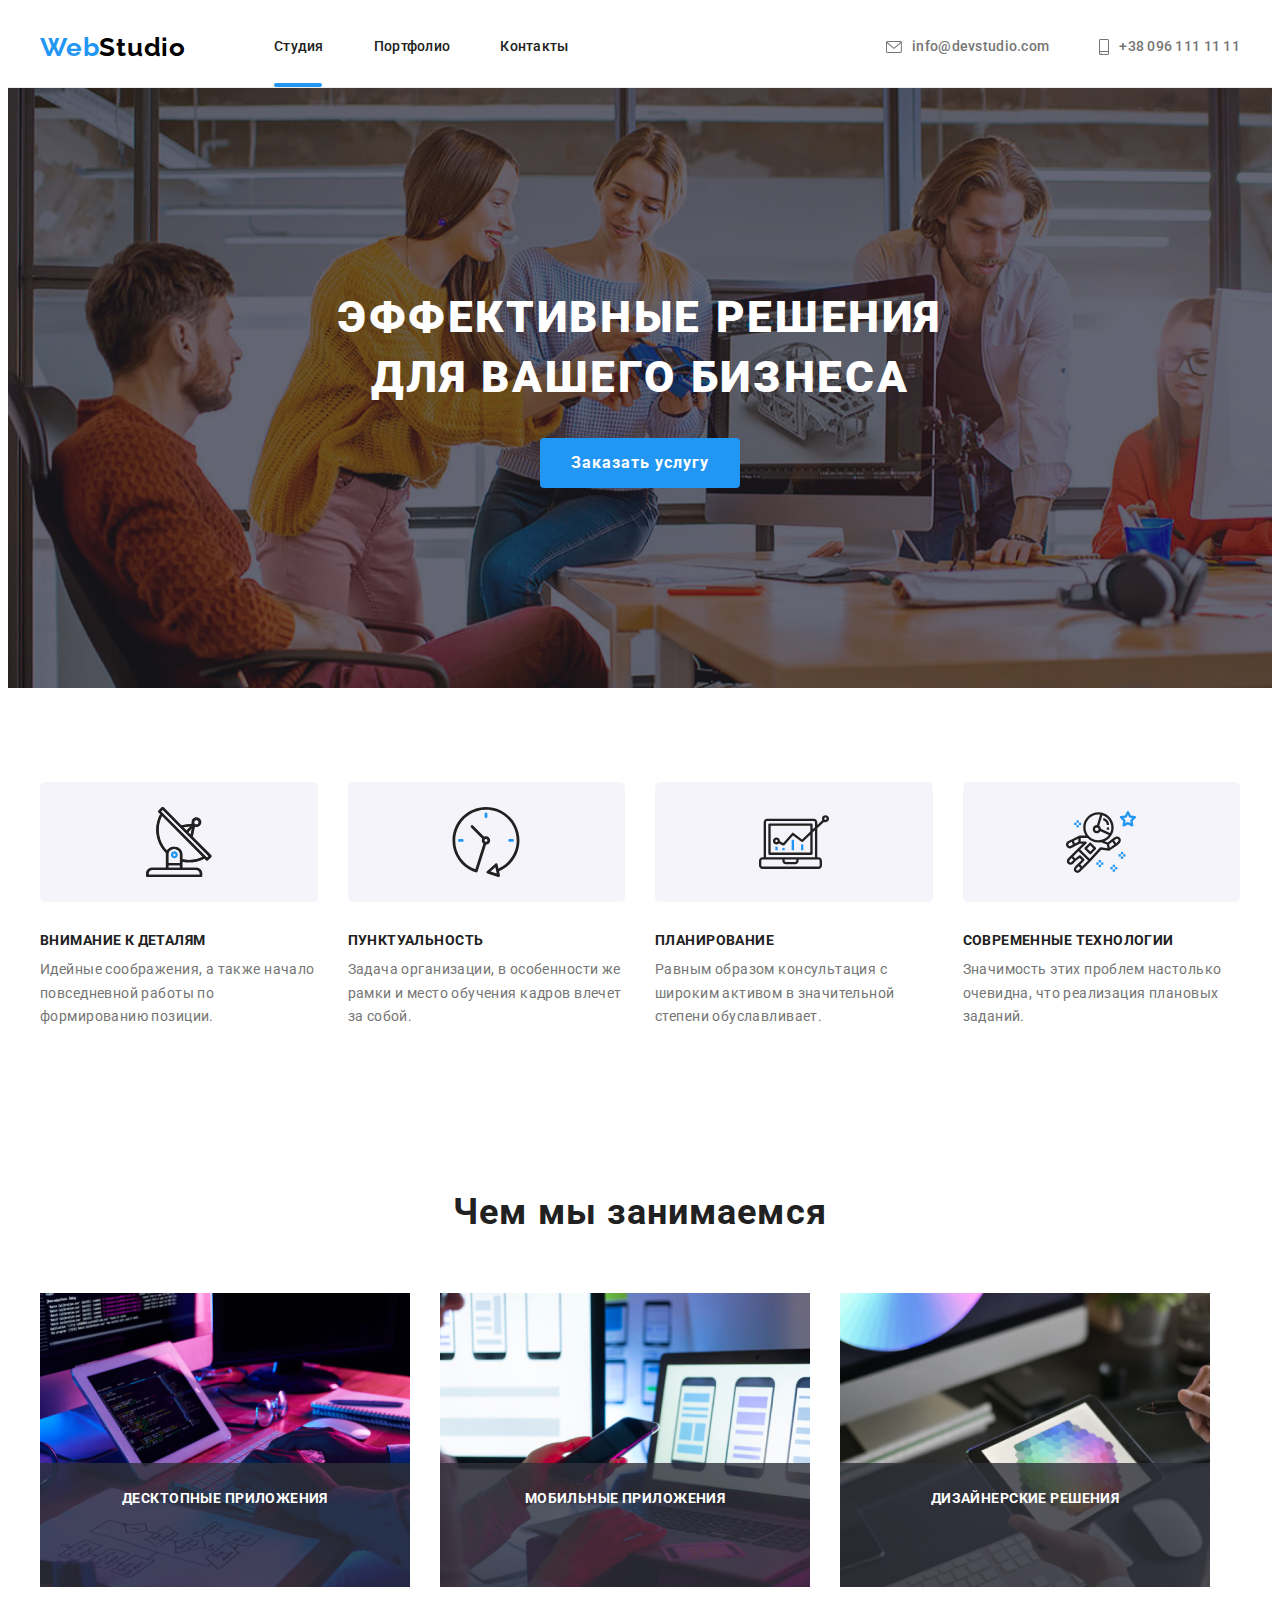
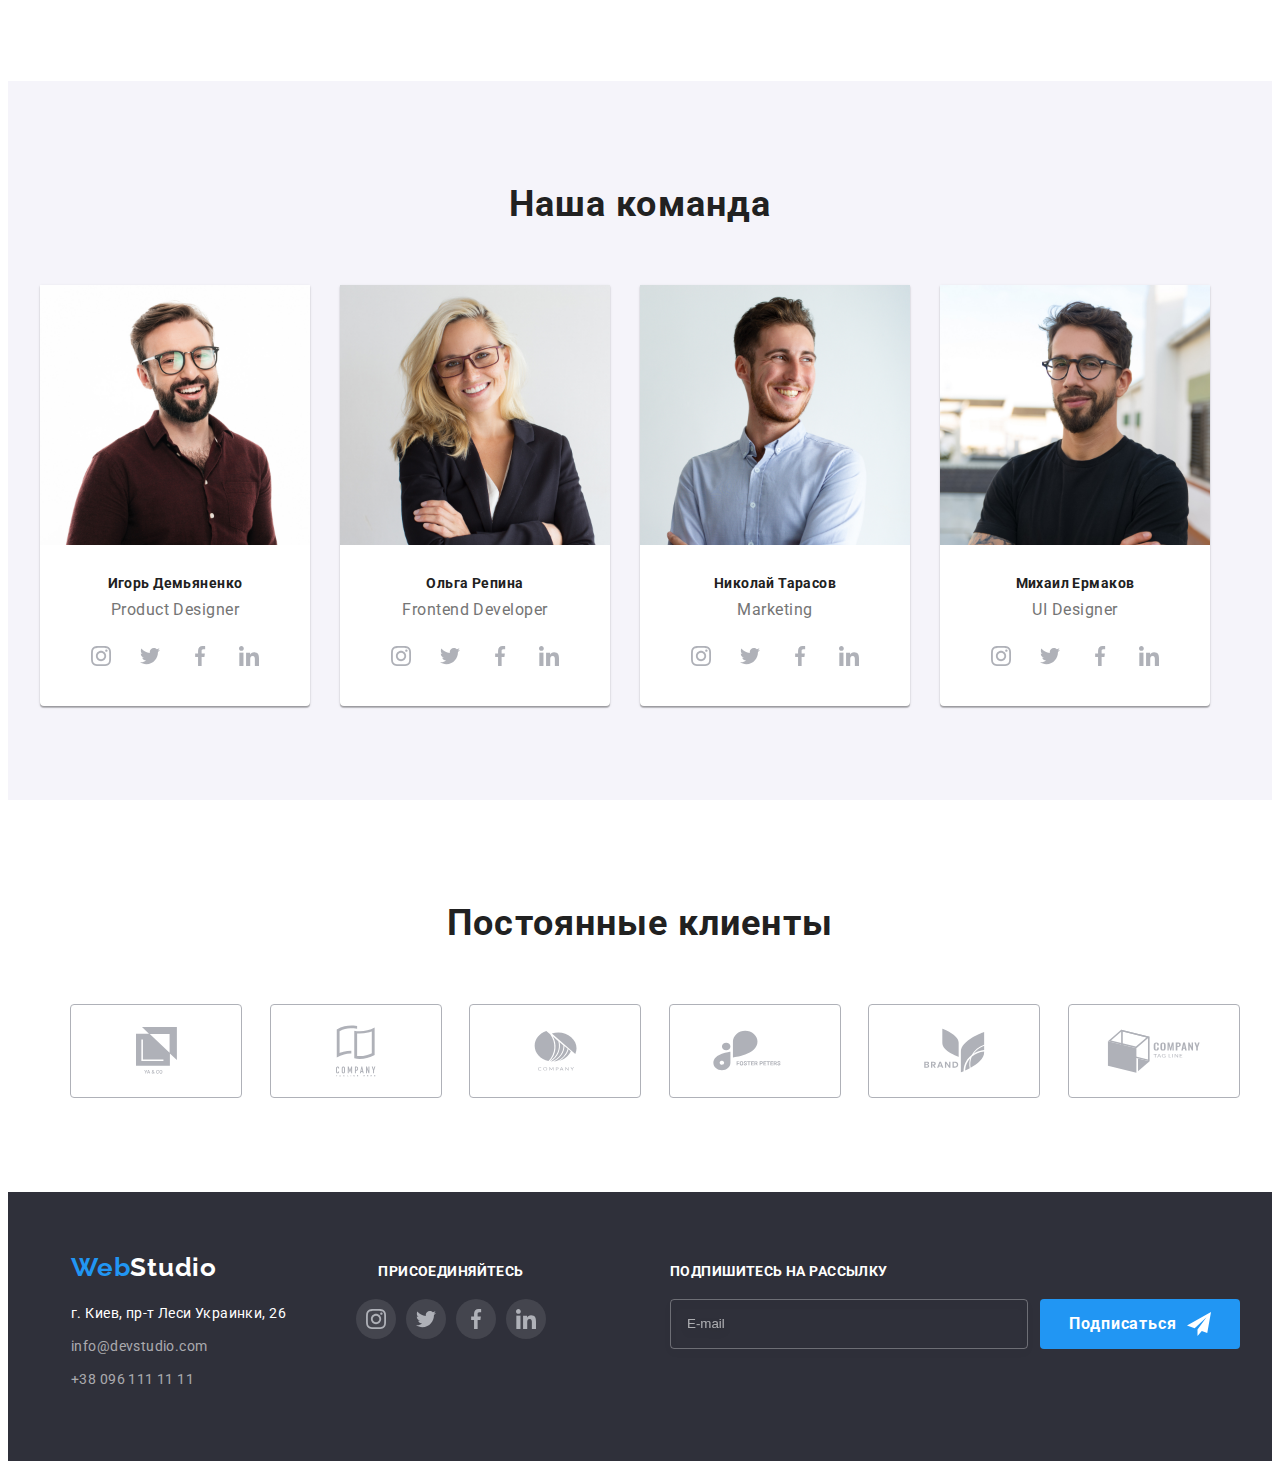
<file: index.html>
<!DOCTYPE html>
<html lang="ru" xmlns="http://www.w3.org/1999/html">
<head>
    <meta charset="UTF-8"/>
    <meta name="viewport" content="width=device-width, initial-scale=1.0"/>
    <title>Test</title>
    <link
            rel="stylesheet"
            href="https://cdnjs.cloudflare.com/ajax/libs/modern-normalize/1.0.0/modern-normalize.min.css"
            integrity="sha512-ISS7cAi1PEhQ8jnbJpJZMd29NlhNj4AWYyLOSp2CE/CsHxTCu+r+t0D2yoJudVrd0/8fTVPUVDzY5Tvli75u/g=="
            crossorigin="anonymous"
    />
    <!-- Raleway and  Roboto-->
    <link rel="preconnect" href="https://fonts.gstatic.com">
    <link href="https://fonts.googleapis.com/css2?family=Raleway:wght@700&family=Roboto:wght@400;500;700;900&display=swap"
          rel="stylesheet">
    <link href="./css/main.css" rel="stylesheet"/>
    <!--    <link href="./css/style.css" rel="stylesheet"/>-->
</head>
<body>
<!--==============================HEADER===========================================-->
<!--<div class="first-background">-->
<header>
    <div class="header container">
        <!--    <nav>-->
        <nav class="nav">
            <div class="nav__mobile">
                <a class="nav__logo link" href="index.html">Web<span class="studio">Studio</span></a>
                <button class="menu-button" aria-expanded="false" aria-controls="menu-container" type="button"
                        data-menu-button>
                    <svg
                            width="40"
                            height="40"
                            aria-label="Переключатель мобильного меню"
                    >
                        <use class="icon-cross" href="./images/sprite.svg#icon-close-black"></use>
                        <use class="icon-menu" href="./images/sprite.svg#icon-menu_40px"></use>
                    </svg>
                </button>
            </div>
            <ul class="nav__list">
                <li class="nav__item">
                    <a href="" class="nav__link link active">Студия</a>
                    <p class="nav__band"></p>
                </li>
                <li class="nav__item">
                    <a class="nav__link link" href="portfolio.html">Портфолио</a>
                </li>
                <li class="nav__item">
                    <a class="nav__link link" href="">Контакты</a>
                </li>
            </ul>
        </nav>
        <!--    </nav>-->
        <ul class="contact">
            <li class="contact__item">
                <a class="contact__link link" href="mailto:info@devstudio.com">
                    <svg class="contact__icon" width="16" height="12">
                        <use href="./images/sprite.svg#icon-envelope"></use>
                    </svg>
                    info@devstudio.com
                </a>
            </li>
            <li class="contact__item">
                <a class="contact__link link" href="tel:+38961111111">
                    <svg class="contact__icon" width="10" height="16">
                        <use href="./images/sprite.svg#icon-smartphone"></use>
                    </svg>
                    +38 096 111 11 11</a>
            </li>
        </ul>
    </div>
    <div class="menu-container" id="menu-container" data-menu>
        <div class="container mob-cont">
            <button type="button" class="mob-cont__close" data-menu-close>
                <svg width="40" height="40" aria-label="Переключатель мобильного меню">
                    <use class="icon-cross" href="./images/sprite.svg#icon-close-black"></use>
                </svg>
            </button>
            <ul class="menu-container__list">
                <li class="menu-container__item">
                    <a class="menu-container__link link " href="index.html">Студия</a>
                </li>
                <li class="menu-container__item">
                    <a class="menu-container__link link" href="portfolio.html">Портфолио</a>
                </li>
                <li class="menu-container__item">
                    <a class="menu-container__link link" href="#">Контакты</a>
                </li>
            </ul>
            <ul class="menu-contact">
                <li class="menu-contact__item">
                    <a class="menu-contact__tel link" href="tel:+38961111111">
                        +38 096 111 11 11</a>
                </li>
                <li class="menu-contact__item">
                    <a class="menu-contact__mail link" href="mailto:info@devstudio.com">
                        info@devstudio.com
                    </a>
                </li>
            </ul>
            <ul class="menu-social">
                <li class="menu-social__item">
                    <a class="menu-social__link link" href="#">Instagram</a>
                </li>
                <li class="menu-social__item">
                    <a class="menu-social__link link" href="#">Twitter</a>
                </li>
                <li class="menu-social__item">
                    <a class="menu-social__link link" href="#">Facebook</a>
                </li>
                <li class="menu-social__item">
                    <a class="menu-social__link link" href="#">LinkedIn</a>
                </li>
            </ul>
        </div>
    </div>
</header>
<!--==============================HEADER END===========================================-->
<!--==================================MAIN=============================================-->
<main>
    <section class="section-hero">
        <h1 class="section-hero__name">Эффективные решения для вашего бизнеса</h1>
        <button class="button" type="button" data-modal-open>Заказать услугу</button>
    </section>
    <section class="features">
        <div class="chips  container">
            <ul class="chips__list element">
                <li class="chips__item">
                    <div class="chips__pic">
                        <svg width="70" height="70">
                            <use href="./images/sprite.svg#icon-antenna"></use>
                        </svg>
                    </div>
                    <h3 class="chips__name">Внимание к деталям</h3>
                    <p class="chips__text">
                        Идейные соображения, а также начало повседневной работы по
                        формированию позиции.
                    </p>
                </li>
                <li class="chips__item">
                    <div class="chips__pic">
                        <svg width="70" height="70">
                            <use href="./images/sprite.svg#icon-clock"></use>
                        </svg>
                    </div>
                    <h3 class="chips__name">Пунктуальность</h3>
                    <p class="chips__text">
                        Задача организации, в особенности же рамки и место обучения кадров
                        влечет за собой.
                    </p>
                </li>
                <li class="chips__item">
                    <div class="chips__pic">
                        <svg width="70" height="70">
                            <use href="./images/sprite.svg#icon-diagram"></use>
                        </svg>
                    </div>
                    <h3 class="chips__name">Планирование</h3>
                    <p class="chips__text">
                        Равным образом консультация с широким активом в значительной степени
                        обуславливает.
                    </p>
                </li>
                <li class="chips__item">
                    <div class="chips__pic">
                        <svg width="70" height="70">
                            <use href="./images/sprite.svg#icon-astronaut"></use>
                        </svg>
                    </div>
                    <h3 class="chips__name">Современные технологии</h3>
                    <p class="chips__text">
                        Значимость этих проблем настолько очевидна, что реализация плановых
                        заданий.
                    </p>
                </li>
            </ul>
        </div>
    </section>
    <section class="section workflow ">
        <div class="container">
            <h2 class="workflow__title">Чем мы занимаемся</h2>
            <ul class="workflow__list">
                <li class="workflow__item">
                    <div class="workflow__pic">
                        <img srcset="images/rab-1.jpg 1x, images/desk@2x.jpg 2x" src="images/rab-1.jpg" alt="рабочий стол" width="370"/>
                        <p class="workflow__text">десктопные приложения </p>
                    </div>
                </li>
                <li class="workflow__item">
                    <div class="workflow__pic">
                        <img srcset="images/rab-2.jpg 1x, images/mob@2x.jpg 2x" src="images/rab-2.jpg" alt="мобильный" width="370"/>
                        <p class="workflow__text">мобильные приложения</p>
                    </div>
                </li>
                <li class="workflow__item">
                    <div class="workflow__pic">
                        <img srcset="images/rab-3.jpg 1x, images/diz@2x.jpg 2x" src="images/rab-3.jpg" alt="планшет" width="370"/>
                        <p class="workflow__text">дизайнерские решения</p>
                    </div>
                </li>
            </ul>
        </div>
    </section>
    <section class="section team">
        <div class="container">
            <h2 class="section__title">Наша команда</h2>
            <ul class="team__list">
                <li class="team__item">
                    <div class="thumb">
                        <img srcset="images/img(5).jpg 1x, images/img@2x.jpg 2x" src="images/img(5).jpg" alt="1"/>
                    </div>
                    <div class="meta">
                        <h3 class="meta__name">Игорь Демьяненко</h3>
                        <p class="meta__about">Product Designer</p>
                        <div class="meta-link">
                            <a class="meta-link__logo" href="">
                                <svg class="meta-link__pic" width="20" height="20">
                                    <use href="./images/sprite.svg#icon-instagram"></use>
                                </svg>
                            </a>
                            <a class="meta-link__logo" href="">
                                <svg class="meta-link__pic" width="20" height="20">
                                    <use href="./images/sprite.svg#icon-twitter"></use>
                                </svg>
                            </a>
                            <a class="meta-link__logo" href="">
                                <svg class="meta-link__pic" width="20" height="20">>
                                    <use href="./images/sprite.svg#icon-facebook"></use>
                                </svg>
                            </a>
                            <a class="meta-link__logo" href="">
                                <svg class="meta-link__pic" width="20" height="20">>
                                    <use href="./images/sprite.svg#icon-linkedin"></use>
                                </svg>
                            </a>
                        </div>
                    </div>
                </li>
                <li class="team__item">
                    <div class="thumb">
                        <img srcset="images/img(6).jpg 1x, images/img@2x(1).jpg 2x" src="images/img(6).jpg"
                             alt="2"/>
                    </div>
                    <div class="meta">
                        <h3 class="meta__name">Ольга Репина</h3>
                        <p class="meta__about">Frontend Developer</p>
                        <div class="meta-link">
                            <a class="meta-link__logo" href="">
                                <svg class="meta-link__pic" width="20" height="20">
                                    <use href="./images/sprite.svg#icon-instagram"></use>
                                </svg>
                            </a>
                            <a class="meta-link__logo" href="">
                                <svg class="meta-link__pic" width="20" height="20">
                                    <use href="./images/sprite.svg#icon-twitter"></use>
                                </svg>
                            </a>
                            <a class="meta-link__logo" href="">
                                <svg class="meta-link__pic" width="20" height="20">>
                                    <use href="./images/sprite.svg#icon-facebook"></use>
                                </svg>
                            </a>
                            <a class="meta-link__logo" href="">
                                <svg class="meta-link__pic" width="20" height="20">>
                                    <use href="./images/sprite.svg#icon-linkedin"></use>
                                </svg>
                            </a>
                        </div>
                    </div>
                </li>
                <li class="team__item">
                    <div class="thumb">
                        <img srcset="images/img(7).jpg 1x, images/img@2x(2).jpg 2x" src="images/img(7).jpg"
                             alt="3"/>
                    </div>
                    <div class="meta">
                        <h3 class="meta__name">Николай Тарасов</h3>
                        <p class="meta__about">Marketing</p>
                        <div class="meta-link">
                            <a class="meta-link__logo" href="">
                                <svg class="meta-link__pic" width="20" height="20">
                                    <use href="./images/sprite.svg#icon-instagram"></use>
                                </svg>
                            </a>
                            <a class="meta-link__logo" href="">
                                <svg class="meta-link__pic" width="20" height="20">>
                                    <use href="./images/sprite.svg#icon-twitter"></use>
                                </svg>
                            </a>
                            <a class="meta-link__logo" href="">
                                <svg class="meta-link__pic" width="20" height="20">
                                    <use href="./images/sprite.svg#icon-facebook"></use>
                                </svg>
                            </a>
                            <a class="meta-link__logo" href="">
                                <svg class="meta-link__pic" width="20" height="20">>
                                    <use href="./images/sprite.svg#icon-linkedin"></use>
                                </svg>
                            </a>
                        </div>
                    </div>
                </li>
                <li class="team__item">
                    <div class="thumb">
                        <img srcset="images/img(8).jpg 1x, images/img@2x(3).jpg 2x" src="images/img(8).jpg"
                             alt="4"/>
                    </div>
                    <div class="meta">
                        <h3 class="meta__name">Михаил Ермаков</h3>
                        <p class="meta__about">UI Designer</p>
                        <ul class="meta-link">
                            <li>
                                <a class="meta-link__logo" href="">
                                    <svg class="meta-link__pic" width="20" height="20">
                                        <use href="./images/sprite.svg#icon-instagram"></use>
                                    </svg>
                                </a>
                            </li>
                            <li>
                                <a class="meta-link__logo" href="">
                                    <svg class="meta-link__pic" width="20" height="20">
                                        <use href="./images/sprite.svg#icon-twitter"></use>
                                    </svg>
                                </a>
                            </li>
                            <li>
                                <a class="meta-link__logo" href="">
                                    <svg class="meta-link__pic" width="20" height="20">
                                        <use href="./images/sprite.svg#icon-facebook"></use>
                                    </svg>
                                </a>
                            </li>
                            <li>
                                <a class="meta-link__logo" href="">
                                    <svg class="meta-link__pic" width="20" height="20">>
                                        <use href="./images/sprite.svg#icon-linkedin"></use>
                                    </svg>
                                </a>
                            </li>
                        </ul>
                    </div>
                </li>
            </ul>
        </div>
    </section>
    <!--========================Klienti===========================================    -->
    <section class="section">
        <div class="client container">
            <h2 class="section__title">Постоянные клиенты</h2>
            <ul class="client__list">
                <li class="client__item">
                    <a class="client__link" href="#">
                        <svg width="41" height="47">
                            <use href="./images/sprite.svg#icon-group"></use>
                        </svg>
                    </a>
                </li>
                <li class="client__item">
                    <a class="client__link" href="#">
                        <svg width="40" height="52">
                            <use href="./images/sprite.svg#icon-group-1"></use>
                        </svg>
                    </a>
                </li>
                <li class="client__item">
                    <a class="client__link" href="#">
                        <svg width="43" height="41">
                            <use href="./images/sprite.svg#icon-group-2"></use>
                        </svg>
                    </a>
                </li>
                <li class="client__item">
                    <a class="client__link" href="#">
                        <svg width="84" height="41">
                            <use href="./images/sprite.svg#icon-group-3"></use>
                        </svg>
                    </a>
                </li>
                <li class="client__item">
                    <a class="client__link" href="#">
                        <svg width="63" height="45">
                            <use href="./images/sprite.svg#icon-group-4"></use>
                        </svg>
                    </a>
                </li>
                <li class="client__item">
                    <a class="client__link" href="#">
                        <svg width="94" height="44">
                            <use href="./images/sprite.svg#icon-group-5"></use>
                        </svg>
                    </a>
                </li>
            </ul>
        </div>
    </section>
</main>
<!--==================================MAIN END==============================================-->
<!--===================================FOOTER===============================================-->
<footer>
    <section class="section-foot">
        <div class="summ container">
            <div class="foot">
                <a class="foot__link link" href="index.html">Web<span class="studio-white">Studio</span></a>
                <address>г. Киев, пр-т Леси Украинки, 26</address>
                <ul class="foot__list">
                    <li class="foot__item">
                        <a class="mail link" href="mailto:info@devstudio.com">info@devstudio.com</a>
                    </li>
                    <li class="foot__item">
                        <a class="tel link" href="tel:+38961111111">+38 096 111 11 11</a>
                    </li>
                </ul>
            </div>
            <div class="foot__connect">
                <p class="foot__text">
                    присоединяйтесь
                </p>
                <ul class="meta-link">
                    <li class="meta-link__item">
                        <a class="meta-link__logo logo-background--black" href="">
                            <svg class="meta-link__pic logo-fill__white" width="20" height="20">
                                <use href="./images/sprite.svg#icon-instagram"></use>
                            </svg>
                        </a>
                    </li>
                    <li class="meta-link__item">
                        <a class="meta-link__logo logo-background--black" href="">
                            <svg class="meta-link__pic logo-fill__white" width="20" height="20">
                                <use href="./images/sprite.svg#icon-twitter"></use>
                            </svg>
                        </a>
                    </li>
                    <li class="meta-link__item">
                        <a class="meta-link__logo logo-background--black" href="">
                            <svg class="meta-link__pic logo-fill__white" width="20" height="20">
                                <use href="./images/sprite.svg#icon-facebook"></use>
                            </svg>
                        </a>
                    </li>
                    <li class="meta-link__item">
                        <a class="meta-link__logo logo-background--black href=">
                            <svg class="meta-link__pic logo-fill__white" width="20" height="20">
                                <use href="./images/sprite.svg#icon-linkedin"></use>
                            </svg>
                        </a>
                    </li>
                </ul>
            </div>
        </div>
        <form class="subscription" name="Podpiska-na-ras" autocomplete="on" novalidate>
            <label class="subscription__label">
                Подпишитесь на рассылку
            </label>
            <div class="subscription__list">
                <input class="inp" type="email" name="email" placeholder="E-mail">
                <button class="subscription__button" type="submit">Подписаться
                    <svg class="subscription__pic" width="24" height="24">
                        <use href="./images/sprite.svg#icon-icon-send"></use>
                    </svg>
                </button>
            </div>
        </form>
        </div>
    </section>
</footer>
<!--===================================FOOTER=END==========================================-->
<!--===================================MODAL==========================================-->
<div class="backdrop is-hidden container" data-modal>
    <div class="modal modal-mb">
        <button class="btn-close" type="button" data-modal-close>
            <svg class="btn-close__pic" width="18" height="18">
                <use href="./images/sprite.svg#icon-close-black"></use>
            </svg>
        </button>
        <form class="modal__form" name="form-modal" autocomplete="on" novalidate>
            <h3 class="modal__text">Оставьте свои данные, мы вам перезвоним</h3>
            <!--            <ul class="modal-ul">-->
            <ul class="modal__list">
                <!--                <li class="modal-li">-->
                <li class="modal__item">
                    <!--                    <label class="modla-label">-->
                    <label class="label">
                        <!--                        <span class="modal-span">Имя</span>-->
                        <span class="label__text">Имя</span>
                        <!--                        <div class="div-inp">-->
                        <div class="label__list">
                            <!--                            <input class="modal-input" type="name" name="name">-->
                            <input class="label__input" type="name" name="name">
                            <svg class="label__pic" width="18" height="18">
                                <use href="./images/sprite.svg#icon-person"></use>
                            </svg>
                        </div>
                    </label>
                </li>
                <li class="modal__item">
                    <label class="label">
                        <span class="label__text">Телефон</span>
                        <div class="label__list">
                            <input class="label__input" type="name" name="name">
                            <svg class="label__pic" width="18" height="18">
                                <use href="./images/sprite.svg#icon-phone"></use>
                            </svg>
                        </div>
                    </label>
                </li>
                <li class="modal__item">
                    <label class="label">
                        <span class="label__text">Почта</span>
                        <div class="label__list">
                            <input class="label__input" type="name" name="name">
                            <svg class="label__pic" width="18" height="18">
                                <use href="./images/sprite.svg#icon-email"></use>
                            </svg>
                        </div>
                    </label>
                </li>
                <li class="modal__item">
                    <label class="label">
                        <span class="label__text">Комментарий</span>
                        <textarea class="label__textarea" placeholder="Введите текст"></textarea>
                    </label>
                </li>
            </ul>
            <label class="contract">
                <input class="contract__checkbox" type="checkbox">
                <span class="contract__text"></span>
                Соглашаюсь с рассылкой и принимаю <a href="#" class="a-dogov">Условия договора</a>
            </label>
        </form>
        <div class="grid">
            <button class="button btn-shadow">Отправить</button>
        </div>
    </div>
</div>
<!--===================================MODAL END==========================================-->
<script src="./js/menu.js"></script>
<script src="./js/modal.js"></script>
</body>
</html>
</file>
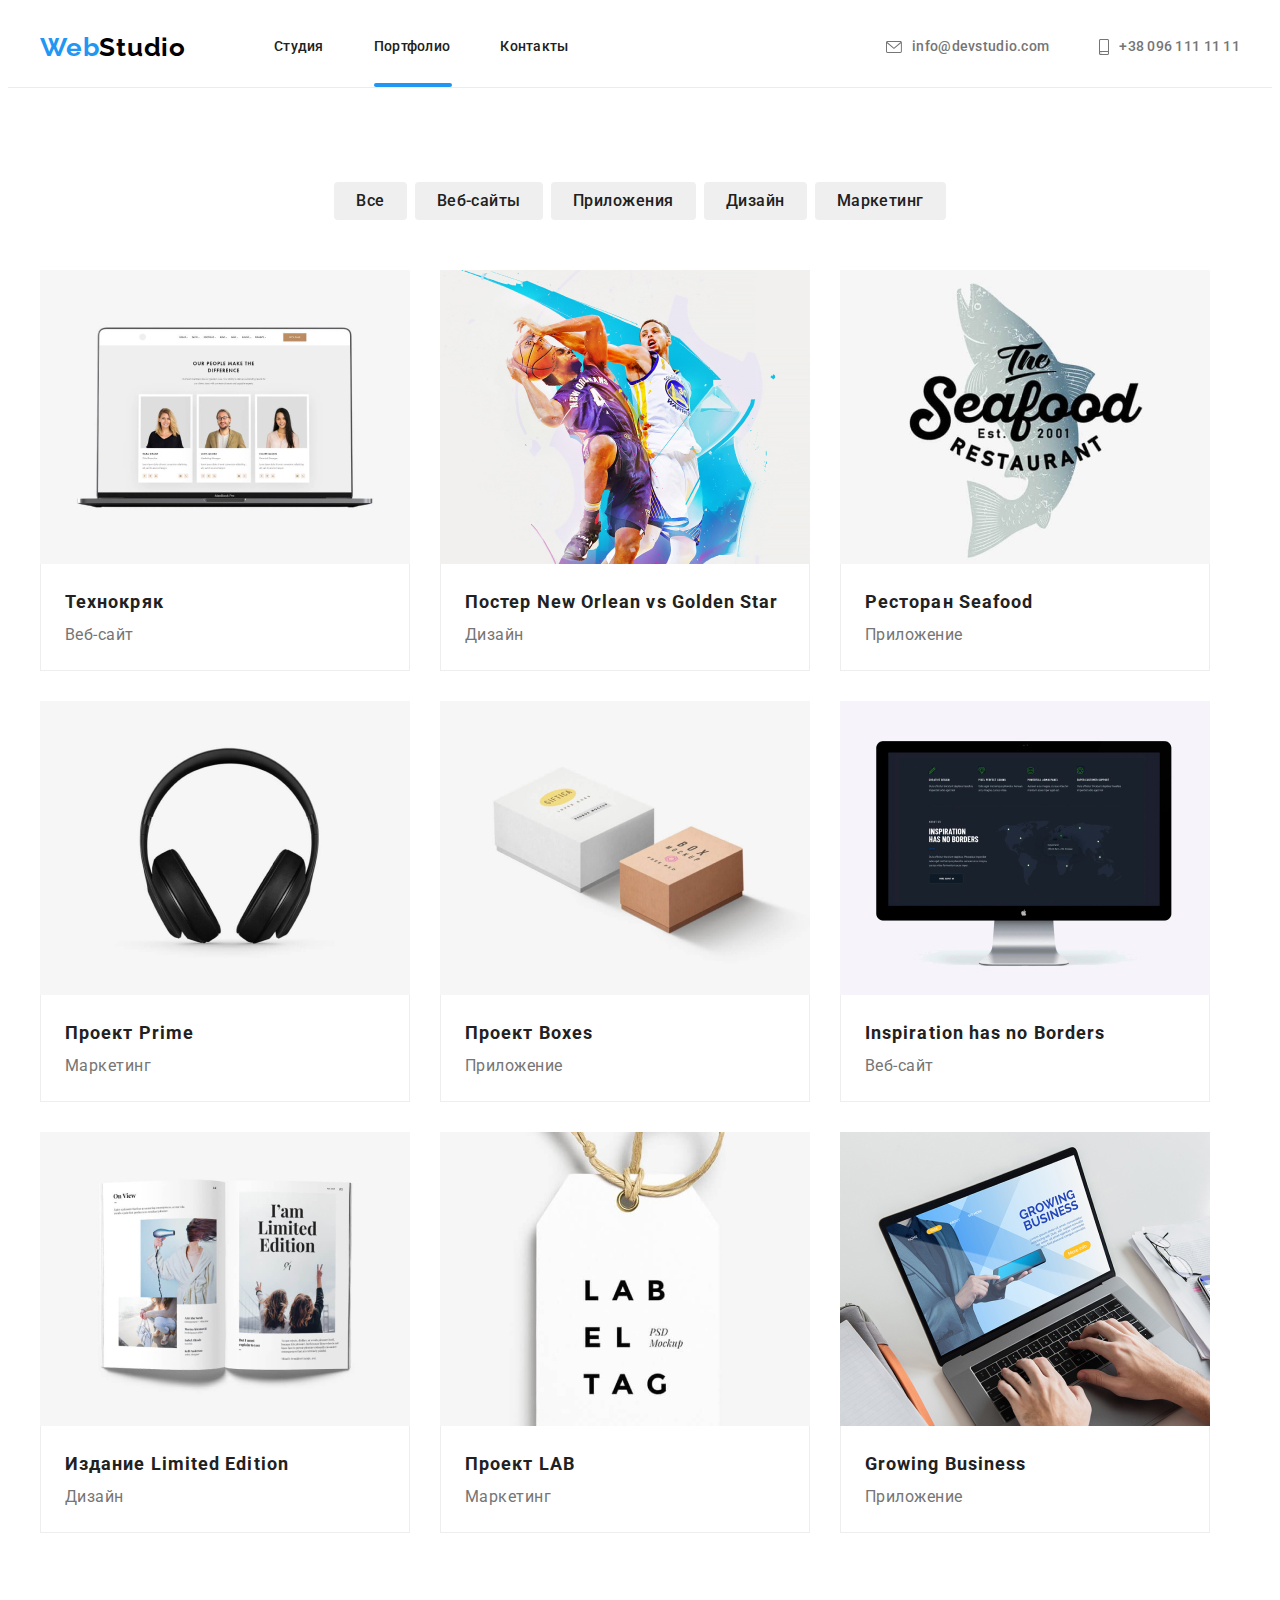
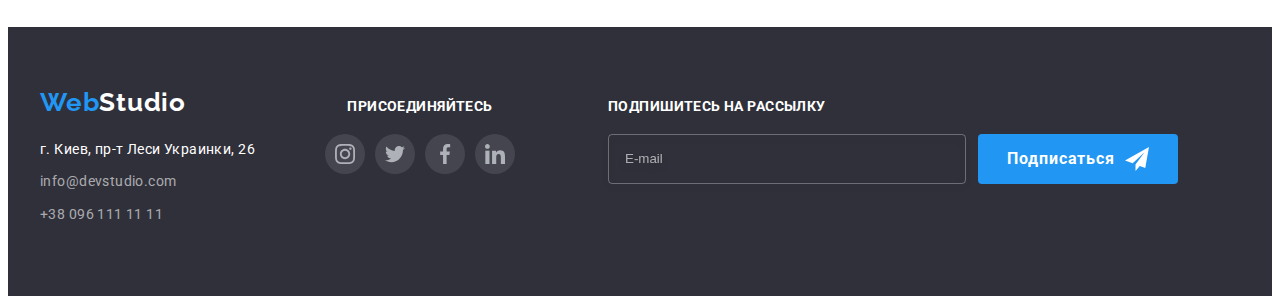
<file: portfolio.html>
<!DOCTYPE html>
<html lang="ru">
<head>
    <meta charset="UTF-8"/>
    <meta name="viewport" content="width=device-width, initial-scale=1.0"/>
    <title>Test</title>
    <link
            rel="stylesheet"
            href="https://cdnjs.cloudflare.com/ajax/libs/modern-normalize/1.0.0/modern-normalize.min.css"
            integrity="sha512-ISS7cAi1PEhQ8jnbJpJZMd29NlhNj4AWYyLOSp2CE/CsHxTCu+r+t0D2yoJudVrd0/8fTVPUVDzY5Tvli75u/g=="
            crossorigin="anonymous"
    />
    <!-- Raleway and  Roboto-->
    <link rel="preconnect" href="https://fonts.gstatic.com">
    <link href="https://fonts.googleapis.com/css2?family=Raleway:wght@700&family=Roboto:wght@400;500;700;900&display=swap"
          rel="stylesheet">
    <link href="./css/main.css" rel="stylesheet"/>
    <!--    <link href="./css/style.css" rel="stylesheet"/>-->
</head>
<body>
<!--==============================HEADER===========================================-->
<header>
    <div class="header container">
        <!--    <nav>-->
        <nav class="nav">
            <div class="nav__mobile">
                <a class="nav__logo link" href="index.html">Web<span class="studio">Studio</span></a>
                <button class="menu-button" aria-expanded="false" aria-controls="menu-container" type="button"
                        data-menu-button>
                    <svg
                            width="40"
                            height="40"
                            aria-label="Переключатель мобильного меню"
                    >
                        <use class="icon-cross" href="./images/sprite.svg#icon-close-black"></use>
                        <use class="icon-menu" href="./images/sprite.svg#icon-menu_40px"></use>
                    </svg>
                </button>
            </div>
            <ul class="nav__list">
                <li class="nav__item">
                    <a href="index.html" class="nav__link link">Студия</a>
                    <p class="nav__band"></p>
                </li>
                <li class="nav__item">
                    <a class="nav__link link active-port" href="portfolio.html">Портфолио</a>
                </li>
                <li class="nav__item">
                    <a class="nav__link link" href="">Контакты</a>
                </li>
            </ul>
        </nav>
        <!--    </nav>-->
        <ul class="contact">
            <li class="contact__item">
                <a class="contact__link link" href="mailto:info@devstudio.com">
                    <svg class="contact__icon" width="16" height="12">
                        <use href="./images/sprite.svg#icon-envelope"></use>
                    </svg>
                    info@devstudio.com
                </a>
            </li>
            <li class="contact__item">
                <a class="contact__link link" href="tel:+38961111111">
                    <svg class="contact__icon" width="10" height="16">
                        <use href="./images/sprite.svg#icon-smartphone"></use>
                    </svg>
                    +38 096 111 11 11</a>
            </li>
        </ul>
    </div>
    <div class="menu-container" id="menu-container" data-menu>
        <div class="container mob-cont">
            <button type="button" class="mob-cont__close" data-menu-close>
                <svg width="40" height="40" aria-label="Переключатель мобильного меню">
                    <use class="icon-cross" href="./images/sprite.svg#icon-close-black"></use>
                </svg>
            </button>
            <ul class="menu-container__list">
                <li class="menu-container__item">
                    <a class="menu-container__link link " href="index.html">Студия</a>
                </li>
                <li class="menu-container__item">
                    <a class="menu-container__link link" href="portfolio.html">Портфолио</a>
                </li>
                <li class="menu-container__item">
                    <a class="menu-container__link link" href="#">Контакты</a>
                </li>
            </ul>
            <ul class="menu-contact">
                <li class="menu-contact__item">
                    <a class="menu-contact__tel link" href="tel:+38961111111">
                        +38 096 111 11 11</a>
                </li>
                <li class="menu-contact__item">
                    <a class="menu-contact__mail link" href="mailto:info@devstudio.com">
                        info@devstudio.com
                    </a>
                </li>
            </ul>
            <ul class="menu-social">
                <li class="menu-social__item">
                    <a class="menu-social__link link" href="#">Instagram</a>
                </li>
                <li class="menu-social__item">
                    <a class="menu-social__link link" href="#">Twitter</a>
                </li>
                <li class="menu-social__item">
                    <a class="menu-social__link link" href="#">Facebook</a>
                </li>
                <li class="menu-social__item">
                    <a class="menu-social__link link" href="#">LinkedIn</a>
                </li>
            </ul>
        </div>
    </div>
</header>
<!--==============================HEADER END===========================================-->
<!--==============================MAIN=================================================-->
<main>
    <section class="section">
        <div class="work container">
            <ul class="work__list">
                <li class="work__item">
                    <button class="work__button link">Все</button>
                </li>
                <li class="work__item">
                    <button class="work__button link">Веб-сайты</button>
                </li>
                <li class="work__item">
                    <button class="work__button link">Приложения</button>
                </li>
                <li class="work__item">
                    <button class="work__button link">Дизайн</button>
                </li>
                <li class="work__item">
                    <button class="work__button link">Маркетинг</button>
                </li>
            </ul>
        </div>
        <!--=======================================primeri-rabot===========================================-->
        <div class="example container">
            <ul class="example__list">
                <!--            <li class="li-primeri-rabot">-->
                <li class="example__item">
                    <a href="#" class="example__link">
                        <div class="outgoing ">
                            <div class="outgoing__thumb">
                                <img class="outgoing__pic" srcset="images/tehno.jpg 1x, images/img@2x(5).jpg 2x"
                                     src="images/tehno.jpg" alt="техно кряк"/>
                            </div>
                            <p class="outgoing__text">Технокряк это современная площадка распространения
                                коронавируса. Компании используют эту платформу для цифрового шпионажа и атак на
                                защищённые
                                сервера конкурентов.</p>
                        </div>
                        <!--                    <div class="li-primeri-rabot-text">-->
                        <div class="meta-example">
                            <h3 class="meta-example__name">Технокряк</h3>
                            <p class="meta-example__text">Веб-сайт</p>
                        </div>
                    </a>
                </li>
                <li class="example__item">
                    <a href="#" class="example__link">
                        <div class="outgoing">
                            <img class="outgoing__pic" srcset="images/img.jpg 1x, images/img@2x(6).jpg 2x"
                                 src="images/img.jpg" alt="баскетбол"/>
                            <p class="outgoing__text">Технокряк это современная площадка распространения
                                коронавируса. Компании используют эту платформу для цифрового шпионажа и атак на
                                защищённые
                                сервера конкурентов.</p>
                        </div>
                        <div class="meta-example">
                            <h3 class="meta-example__name">Постер New Orlean vs Golden Star</h3>
                            <p class="meta-example__text">Дизайн</p>
                        </div>
                    </a>
                </li>
                <li class="example__item">
                    <a href="#" class="example__link">
                        <div class="outgoing">
                            <img class="outgoing__pic" srcset="images/img-1.jpg 1x, images/img@2x(7).jpg 2x"
                                 src="images/img-1.jpg" alt="лого ресторана"/>
                            <p class="outgoing__text">Технокряк это современная площадка распространения
                                коронавируса. Компании используют эту платформу для цифрового шпионажа и атак на
                                защищённые
                                сервера конкурентов.</p>
                        </div>
                        <div class="meta-example">
                            <h3 class="meta-example__name">Ресторан Seafood</h3>
                            <p class="meta-example__text">Приложение</p>
                        </div>
                    </a>
                </li>
                <li class="example__item">
                    <a href="#" class="example__link">
                        <div class="outgoing">
                            <img class="outgoing__pic" srcset="images/img-2.jpg 1x, images/img@2x(8).jpg 2x"
                                 src="images/img-2.jpg" alt="наушники"/>
                            <p class="outgoing__text">Технокряк это современная площадка распространения
                                коронавируса. Компании используют эту платформу для цифрового шпионажа и атак на
                                защищённые
                                сервера конкурентов.</p>
                        </div>
                        <div class="meta-example">
                            <h3 class="meta-example__name">Проект Prime</h3>
                            <p class="meta-example__text">Маркетинг</p>
                        </div>
                    </a>
                </li>
                <li class="example__item">
                    <a href="#" class="example__link">
                        <div class="outgoing">
                            <img class="outgoing__pic" srcset="images/img-3.jpg 1x, images/img@2x(9).jpg 2x"
                                 src="images/img-3.jpg" alt="коробочки"/>
                            <p class="outgoing__text">Технокряк это современная площадка распространения
                                коронавируса. Компании используют эту платформу для цифрового шпионажа и атак на
                                защищённые
                                сервера конкурентов.</p>
                        </div>
                        <div class="meta-example">
                            <h3 class="meta-example__name">Проект Boxes</h3>
                            <p class="meta-example__text">Приложение</p>
                        </div>
                    </a>
                </li>
                <li class="example__item">
                    <a href="#" class="example__link">
                        <div class="outgoing">
                            <img class="outgoing__pic" srcset="images/img-4.jpg 1x, images/img@2x(10).jpg 2x"
                                 src="images/img-4.jpg" alt="монитор"/>
                            <p class="outgoing__text">Технокряк это современная площадка распространения
                                коронавируса. Компании используют эту платформу для цифрового шпионажа и атак на
                                защищённые
                                сервера конкурентов.</p>
                        </div>
                        <div class="meta-example">
                            <h3 class="meta-example__name">Inspiration has no Borders</h3>
                            <p class="meta-example__text">Веб-сайт</p>
                        </div>
                    </a>
                </li>
                <li class="example__item">
                    <a href="#" class="example__link">
                        <div class="outgoing">
                            <img class="outgoing__pic" srcset="images/img-5.jpg 1x, images/img@2x(11).jpg 2x"
                                 src="images/img-5.jpg" alt="книга"/>
                            <p class="outgoing__text">Технокряк это современная площадка распространения
                                коронавируса. Компании используют эту платформу для цифрового шпионажа и атак на
                                защищённые
                                сервера конкурентов.</p>
                        </div>
                        <div class="meta-example">
                            <h3 class="meta-example__name">Издание Limited Edition</h3>
                            <p class="meta-example__text">Дизайн</p>
                        </div>
                    </a>
                </li>
                <li class="example__item">
                    <a href="#" class="example__link">
                        <div class="outgoing">
                            <img class="outgoing__pic" srcset="images/img-6.jpg 1x, images/img@2x(12).jpg 2x"
                                 src="images/img-6.jpg" alt="лейба"/>
                            <p class="outgoing__text">Технокряк это современная площадка распространения
                                коронавируса. Компании используют эту платформу для цифрового шпионажа и атак на
                                защищённые
                                сервера конкурентов.</p>
                        </div>
                        <div class="meta-example">
                            <h3 class="meta-example__name">Проект LAB</h3>
                            <p class="meta-example__text">Маркетинг</p>
                        </div>
                    </a>
                </li>
                <li class="example__item">
                    <a href="#" class="example__link">
                        <div class="outgoing">
                            <img class="outgoing__pic" srcset="images/img-7.jpg 1x, images/img@2x(13).jpg 2x"
                                 src="images/img-7.jpg" alt="ноутбук"/>
                            <p class="outgoing__text">Технокряк это современная площадка распространения
                                коронавируса. Компании используют эту платформу для цифрового шпионажа и атак на
                                защищённые
                                сервера конкурентов.</p>
                        </div>
                        <div class="meta-example">
                            <h3 class="meta-example__name">Growing Business</h3>
                            <p class="meta-example__text">Приложение</p>
                        </div>
                    </a>
                </li>
            </ul>
        </div>
    </section>
</main>
<!--==============================MAIN=END=============================================-->
<!--==============================FOOTER===============================================-->
<footer>
    <section class="section-foot">
        <div class="summ">
            <div class="foot">
                <a class="foot__link link" href="index.html">Web<span class="studio-white">Studio</span></a>
                <address>г. Киев, пр-т Леси Украинки, 26</address>
                <ul class="foot__list">
                    <li class="foot__item">
                        <a class="mail link" href="mailto:info@devstudio.com">info@devstudio.com</a>
                    </li>
                    <li class="foot__item">
                        <a class="tel link" href="tel:+38961111111">+38 096 111 11 11</a>
                    </li>
                </ul>
            </div>
            <div class="foot__connect">
                <p class="foot__text">
                    присоединяйтесь
                </p>
                <ul class="meta-link">
                    <li class="meta-link__item">
                        <a class="meta-link__logo logo-background--black" href="">
                            <svg class="meta-link__pic logo-fill__white" width="20" height="20">
                                <use href="./images/sprite.svg#icon-instagram"></use>
                            </svg>
                        </a>
                    </li>
                    <li class="meta-link__item">
                        <a class="meta-link__logo logo-background--black" href="">
                            <svg class="meta-link__pic logo-fill__white" width="20" height="20">
                                <use href="./images/sprite.svg#icon-twitter"></use>
                            </svg>
                        </a>
                    </li>
                    <li class="meta-link__item">
                        <a class="meta-link__logo logo-background--black" href="">
                            <svg class="meta-link__pic logo-fill__white" width="20" height="20">
                                <use href="./images/sprite.svg#icon-facebook"></use>
                            </svg>
                        </a>
                    </li>
                    <li class="meta-link__item">
                        <a class="meta-link__logo logo-background--black href=">
                            <svg class="meta-link__pic logo-fill__white" width="20" height="20">
                                <use href="./images/sprite.svg#icon-linkedin"></use>
                            </svg>
                        </a>
                    </li>
                </ul>
            </div>
        </div>
        <form class="subscription" name="Podpiska-na-ras" autocomplete="on" novalidate>
            <label class="subscription__label">
                Подпишитесь на рассылку
            </label>
            <div class="subscription__list">
                <input class="inp" type="email" name="email" placeholder="E-mail">
                <button class="subscription__button" type="submit">Подписаться
                    <svg class="subscription__pic" width="24" height="24">
                        <use href="./images/sprite.svg#icon-icon-send"></use>
                    </svg>
                </button>
            </div>
        </form>
        </div>
    </section>
</footer>
<!--===================================FOOTER=END==========================================-->
<script src="./js/menu.js"></script>
<script src="./js/modal.js"></script>
</body>
</html>
</file>
<file: css/main.css>
:root {
  --sec-color: #212121;
  --hov-blue-color: #2196F3;
  --ther-white-color: #ffffff;
  --back-grey-color: #757575;
  --upper-text-transform: uppercase;
}

.first-background {
  background-color: var(--ther-white-color);
}

li {
  list-style-type: none;
}

h1,
h2,
h3,
p,
ul {
  margin: 0;
}

ul {
  padding-left: 0;
}

img {
  display: block;
  max-width: 100%;
  height: auto;
}

.link {
  text-decoration: none;
}

.studio-white {
  color: var(--ther-white-color);
}

.border {
  border: 1px solid #ECECEC;
}

.border-main {
  width: 1600px;
  background-color: var(--ther-white-color);
}

h2 {
  text-align: center;
  margin-top: 0;
  margin-bottom: 30px;
}
@media screen and (min-width: 1200px) {
  h2 {
    margin-bottom: 50px;
  }
}

h3 {
  font-weight: bold;
  font-size: 14px;
  line-height: 16px;
  letter-spacing: 0.03em;
  color: var(--sec-color);
}

.logo-fill__white {
  fill: var(--ther-white-color);
}

.active {
  color: var(--hov-blue-color);
}

.active-port {
  color: var(--hov-blue-color);
}

@keyframes animate125 {
  0% {
    transform: scale(0.25);
  }
  50% {
    transform: scale(0.5);
  }
  100% {
    transform: scale(1);
  }
}
.is-hidden {
  opacity: 0;
  visibility: hidden;
  pointer-events: none;
}

body {
  font-family: "Roboto", sans-serif;
  color: var(--back-grey-color);
}

header {
  background-color: var(--ther-white-color);
  border-bottom: 1px solid #ECECEC;
  padding: 24px 0;
  position: relative;
}

@media screen and (min-width: 768px) {
  .header {
    display: flex;
    align-items: center;
    justify-content: space-between;
  }
}

.active::after {
  content: "";
  display: block;
  position: absolute;
  width: 48px;
  height: 4px;
  background: #2196F3;
  border-radius: 2px;
  bottom: 0;
}

.active-port::after {
  content: "";
  display: block;
  position: absolute;
  width: 78px;
  height: 4px;
  background: #2196F3;
  border-radius: 2px;
  bottom: 0;
}

.section-hero {
  background-image: linear-gradient(rgba(47, 48, 58, 0.4), rgba(47, 48, 58, 0.4)), url(../images/hero-back.jpg);
  background-color: #2F303A;
  background-size: cover;
  max-width: 768px;
  height: 400px;
  text-align: center;
  padding: 200px 0;
  margin-left: auto;
  margin-right: auto;
  display: flex;
  flex-direction: column;
  align-items: center;
  justify-content: center;
}
@media (min-device-pixel-ratio: 2), (-webkit-min-device-pixel-ratio: 2), (min-resolution: 192dpi), (min-resolution: 2dppx) {
  .section-hero {
    background-image: linear-gradient(rgba(47, 48, 58, 0.4), rgba(47, 48, 58, 0.4)), url(../images/hero-back@2x.jpg);
  }
}
.section-hero__name {
  width: auto;
  margin: 0 auto 30px auto;
  font-size: 26px;
  font-weight: 900;
  line-height: 1.61;
  letter-spacing: 0.06em;
  text-align: center;
  text-transform: uppercase;
  color: var(--ther-white-color);
}
@media screen and (min-width: 768px) {
  .section-hero {
    max-width: 1600px;
    text-align: center;
    padding: 200px 0;
    margin-left: auto;
    margin-right: auto;
    display: block;
    height: auto;
  }
  .section-hero__name {
    max-width: 696px;
    margin: 0 auto 30px auto;
    font-size: 44px;
    font-weight: 900;
    line-height: 1.36;
    letter-spacing: 0.06em;
    text-align: center;
    text-transform: uppercase;
    color: var(--ther-white-color);
  }
}

.workflow {
  display: none;
}

@media screen and (min-width: 1200px) {
  .workflow {
    display: block;
  }
  .workflow__text {
    position: absolute;
    bottom: 0;
    right: 0;
    width: 370px;
    height: 70px;
    font-style: normal;
    font-weight: bold;
    font-size: 14px;
    line-height: 16px;
    text-align: center;
    padding: 27px 0;
    letter-spacing: 0.03em;
    text-transform: uppercase;
    color: var(--ther-white-color);
    background-image: linear-gradient(rgba(47, 48, 58, 0.8), rgba(47, 48, 58, 0.8));
  }
  .workflow__title {
    font-weight: bold;
    font-size: 36px;
    line-height: 1.66;
    letter-spacing: 0.03em;
    color: var(--sec-color);
  }
  .workflow__list {
    display: flex;
  }
  .workflow__item:not(:last-child) {
    margin-right: 30px;
  }
  .workflow__space-between {
    justify-content: space-between;
  }
  .workflow__item--mb:not(:last-of-type) {
    margin-bottom: 10px;
  }
  .workflow__pic {
    position: relative;
  }
}
.portfolio-main {
  padding: 94px 15px;
  width: 1200px;
  margin: 0 auto;
  background-color: var(--ther-white-color);
}

footer {
  background-color: #2F303A;
}

.section-foot {
  padding: 60px 15px;
}
@media screen and (min-width: 1200px) {
  .section-foot {
    display: flex;
    align-items: baseline;
    width: 1200px;
    margin-left: auto;
    margin-right: auto;
  }
}

.foot {
  text-align: center;
}
@media screen and (min-width: 1200px) {
  .foot {
    margin-right: 70px;
    text-align: left;
  }
}
.foot__link {
  display: inline-block;
  margin-bottom: 20px;
  font-family: Raleway;
  font-weight: bold;
  font-size: 26px;
  line-height: 1.19;
  letter-spacing: 0.03em;
  color: #2196F3;
}
.foot__list {
  margin-bottom: 60px;
}
@media screen and (min-width: 768px) {
  .foot__list {
    margin: 0;
  }
}
.foot__item {
  cursor: pointer;
  margin-bottom: 9px;
}
.foot__connect {
  text-align: center;
}
@media screen and (min-width: 1200px) {
  .foot__connect {
    margin-right: 93px;
  }
}
.foot__text {
  color: var(--ther-white-color);
  font-size: 14px;
  font-weight: bold;
  line-height: 16px;
  letter-spacing: 0.03em;
  text-transform: uppercase;
  margin-bottom: 20px;
}

.summ {
  margin-bottom: 60px;
}
@media screen and (min-width: 768px) {
  .summ {
    display: flex;
    justify-content: space-around;
    align-items: baseline;
  }
}
@media screen and (min-width: 1200px) {
  .summ {
    margin-bottom: 0;
  }
}

.modal {
  width: 450px;
  height: 609px;
  position: absolute;
  top: 50%;
  left: 50%;
  transform: translate(-50%, -50%);
  background: #FFFFFF;
  box-shadow: 0 1px 3px rgba(0, 0, 0, 0.12), 0 1px 1px rgba(0, 0, 0, 0.14), 0 2px 1px rgba(0, 0, 0, 0.2);
  border-radius: 4px;
  padding: 43px 36px 37px 44px;
}
.modal-mb {
  margin-bottom: 30px;
}
.modal__form {
  margin-bottom: 30px;
}
.modal__text {
  font-weight: bold;
  font-size: 20px;
  line-height: 1.15;
  text-align: center;
  letter-spacing: 0.03em;
  color: #212121;
  margin-bottom: 12px;
}
.modal__list {
  display: flex;
  flex-direction: column;
  margin-bottom: 20px;
}
.modal__item {
  margin-bottom: 9px;
}
.modal__item:not(:last-child) {
  margin-right: 8px;
}
@media screen and (min-width: 768px) {
  .modal {
    position: absolute;
    top: 50%;
    left: 50%;
    transform: translate(-50%, -50%);
    width: 528px;
    height: 581px;
    background: #FFFFFF;
    box-shadow: 0 1px 3px rgba(0, 0, 0, 0.12), 0 1px 1px rgba(0, 0, 0, 0.14), 0 2px 1px rgba(0, 0, 0, 0.2);
    border-radius: 4px;
    padding: 43px 36px 37px 44px;
  }
  .modal-mb {
    margin-bottom: 30px;
  }
  .modal__form {
    margin-bottom: 30px;
  }
  .modal__text {
    font-weight: bold;
    font-size: 20px;
    line-height: 1.15;
    text-align: center;
    letter-spacing: 0.03em;
    color: #212121;
    margin-bottom: 12px;
  }
  .modal__list {
    display: flex;
    flex-direction: column;
    margin-bottom: 20px;
  }
  .modal__item {
    margin-bottom: 9px;
  }
  .modal__item:not(:last-child) {
    margin-right: 8px;
  }
}

.a-dogov {
  color: #2196F3;
}

.section {
  padding: 60px 0;
}
@media screen and (min-width: 1200px) {
  .section {
    padding: 94px 0;
  }
}
.section__title {
  font-weight: bold;
  font-size: 28px;
  line-height: 1.66;
  letter-spacing: 0.03em;
  color: var(--sec-color);
}
@media screen and (min-width: 1200px) {
  .section__title {
    font-size: 36px;
  }
}

.container {
  max-width: 480px;
  margin-right: auto;
  margin-left: auto;
  padding: 0 15px;
}
@media screen and (min-width: 768px) {
  .container {
    max-width: 768px;
  }
}
@media screen and (min-width: 1200px) {
  .container {
    max-width: 1200px;
  }
}

.studio {
  font-weight: bold;
  font-size: 26px;
  line-height: 1.19;
  letter-spacing: 0.03em;
  color: black;
}

.butt-zak {
  font-size: 16px;
  font-weight: bold;
  color: var(--ther-white-color);
  font-family: inherit;
}

.features {
  padding: 60px 0;
}
@media screen and (min-width: 1200px) {
  .features {
    padding-top: 94px;
  }
}

.nav {
  display: block;
}
.nav__mobile {
  display: flex;
  align-items: center;
  justify-content: space-between;
}

@media screen and (min-width: 768px) {
  .nav {
    display: flex;
    align-items: center;
  }
  .nav__mobile {
    display: flex;
    align-items: center;
    justify-content: space-between;
  }
  .nav__item {
    display: flex;
    align-items: center;
    fill: currentColor;
  }
  .nav__item:hover {
    fill: var(--hov-blue-color);
    transition-property: fill;
    transition-duration: 250ms;
    transition-timing-function: cubic-bezier(0.4, 0, 0.2, 1);
  }
  .nav__link {
    font-weight: 500;
    font-size: 14px;
    line-height: 1.14;
    letter-spacing: 0.02em;
    color: var(--sec-color);
    transition-property: color;
    transition-duration: 250ms;
    transition-timing-function: cubic-bezier(0.4, 0, 0.2, 1);
  }
  .nav__link:hover, .nav__link:focus {
    color: #2196F3;
  }
}
.nav__list {
  display: none;
}

@media screen and (min-width: 768px) {
  .nav__list {
    display: flex;
  }
}
.nav__logo {
  font-family: Raleway;
  font-weight: bold;
  font-size: 26px;
  line-height: 1.19;
  letter-spacing: 0.03em;
  color: #2196F3;
  margin-right: 0;
}

@media screen and (min-width: 768px) {
  .nav__logo {
    margin-right: 88px;
  }

  .nav__item:not(:last-child) {
    margin-right: 50px;
  }
}
.contact {
  display: none;
}
@media screen and (min-width: 768px) {
  .contact {
    display: flex;
    flex-direction: column;
  }
  .contact__item {
    display: flex;
    align-items: center;
    fill: currentColor;
  }
  .contact__item:not(:last-child) {
    margin-bottom: 10px;
  }
  .contact__item:hover {
    fill: var(--hov-blue-color);
    transition-property: fill;
    transition-duration: 250ms;
    transition-timing-function: cubic-bezier(0.4, 0, 0.2, 1);
  }
  .contact__icon {
    margin-right: 8px;
  }
  .contact__link {
    display: flex;
    align-items: center;
    font-weight: 500;
    font-size: 12px;
    line-height: 1.14;
    letter-spacing: 0.02em;
    color: var(--back-grey-color);
    transition-property: color;
    transition-duration: 250ms;
    transition-timing-function: cubic-bezier(0.4, 0, 0.2, 1);
  }
  .contact__link:hover, .contact__link:focus {
    color: #2196F3;
  }
}
@media screen and (min-width: 1199px) {
  .contact {
    display: flex;
    flex-direction: row;
    margin-left: auto;
  }
  .contact__link {
    font-size: 14px;
  }
  .contact__icon {
    margin-right: 10px;
  }
  .contact__item:not(:last-child) {
    margin-right: 50px;
  }
  .contact .contact__item {
    margin-bottom: 0;
  }
}

address {
  font-style: normal;
  font-size: 14px;
  line-height: 1.71;
  letter-spacing: 0.03em;
  color: var(--ther-white-color);
  margin-bottom: 9px;
}

.mail, .tel {
  font-size: 14px;
  line-height: 1.71;
  letter-spacing: 0.03em;
  color: rgba(255, 255, 255, 0.6);
}

.grid {
  display: flex;
}
.grid__item:not(:last-child) {
  margin-right: 30px;
}
.grid__space-between {
  justify-content: space-between;
}

.grid__item--mb:not(:last-of-type) {
  margin-bottom: 10px;
}

.meta {
  text-align: center;
  padding: 30px 122px 24px 122px;
}
@media screen and (min-width: 768px) {
  .meta {
    padding: 30px 74px 24px 74px;
  }
}
@media screen and (min-width: 1200px) {
  .meta {
    padding: 30px 32px;
  }
}
.meta__name {
  margin-bottom: 10px;
}
.meta-link {
  display: flex;
  justify-content: center;
  align-items: center;
}
@media screen and (min-width: 768px) {
  .meta-link {
    display: flex;
    justify-content: space-evenly;
    align-items: center;
  }
}
.meta-link__pic {
  display: flex;
  fill: #AFB1B8;
}
.meta-link__logo svg, .meta-link__logo svg {
  transition-property: fill;
  transition-duration: 250ms;
  transition-timing-function: cubic-bezier(0.4, 0, 0.2, 1);
}
.meta-link__logo:hover svg, .meta-link__logo:focus svg {
  fill: #ffffff;
}
.meta-link__logo {
  display: flex;
  border-radius: 50%;
  width: 40px;
  height: 40px;
  align-items: center;
  justify-content: center;
  transition-property: background-color;
  transition-duration: 250ms;
  transition-timing-function: cubic-bezier(0.4, 0, 0.2, 1);
}
.meta-link__logo:hover, .meta-link__logo:focus {
  background-color: #2196F3;
  fill: #ffffff;
}
.meta__about {
  font-size: 16px;
  line-height: 1.18;
  letter-spacing: 0.03em;
  color: var(--back-grey-color);
  margin-bottom: 16px;
}

.meta-example {
  padding: 20px 24px;
  border: 1px solid #EEEEEE;
  border-top: none;
}
@media screen and (min-width: 768px) {
  .meta-example {
    min-height: 146px;
  }
}
@media screen and (min-width: 1200px) {
  .meta-example {
    min-height: 0;
  }
}
.meta-example__name {
  font-weight: bold;
  font-size: 18px;
  line-height: 2;
  letter-spacing: 0.06em;
}
.meta-example__text {
  font-size: 16px;
  line-height: 1.87;
  letter-spacing: 0.03em;
  color: var(--back-grey-color);
}

.meta-link__item:not(:last-child) {
  margin-right: 10px;
}

.outgoing {
  position: relative;
  overflow: hidden;
}
.outgoing__pic {
  min-width: 450px;
}
@media screen and (min-width: 768px) {
  .outgoing__pic {
    min-width: 354px;
  }
}
@media screen and (min-width: 1200px) {
  .outgoing__pic {
    min-width: 370px;
  }
}
.outgoing__text {
  position: absolute;
  width: 450px;
  height: 100%;
  top: 50%;
  left: 50%;
  transform: translateX(-50%) translateY(50%);
  font-size: 18px;
  line-height: 1.55;
  letter-spacing: 0.03em;
  color: var(--ther-white-color);
  background-image: linear-gradient(rgba(33, 150, 243, 0.9), rgba(33, 150, 243, 0.9));
  padding: 63px 24px;
  pointer-events: all;
  transition: transform 250ms;
}
@media screen and (min-width: 768px) {
  .outgoing__text {
    width: 354px;
  }
}
@media screen and (min-width: 1200px) {
  .outgoing__text {
    width: 370px;
  }
}

.logo-background--black {
  border-radius: 50%;
  background: rgba(255, 255, 255, 0.1);
  transition-property: background-color;
  transition-duration: 250ms;
  transition-timing-function: cubic-bezier(0.4, 0, 0.2, 1);
}

.subscription__label {
  display: block;
  color: var(--ther-white-color);
  font-size: 14px;
  font-weight: bold;
  line-height: 16px;
  letter-spacing: 0.03em;
  text-transform: uppercase;
  margin-bottom: 20px;
  text-align: center;
}
@media screen and (min-width: 1200px) {
  .subscription__label {
    text-align: left;
  }
}
.subscription__list {
  display: flex;
  flex-direction: column;
  align-items: center;
}
@media screen and (min-width: 1200px) {
  .subscription__list {
    flex-direction: row;
  }
}
.subscription__button {
  cursor: pointer;
  width: 200px;
  height: 50px;
  background: #2196F3;
  border-radius: 4px;
  font-weight: bold;
  color: var(--ther-white-color);
  font-family: inherit;
  font-size: 16px;
  line-height: 1.875;
  letter-spacing: 0.06em;
  border: 0;
  padding: 6px 22px;
  display: flex;
  justify-content: center;
  align-items: center;
}
.subscription__pic {
  margin-left: 10px;
}

.inp {
  width: 480px;
  height: 50px;
  border: 1px solid rgba(255, 255, 255, 0.3);
  box-sizing: border-box;
  filter: drop-shadow(0px 4px 4px rgba(0, 0, 0, 0.15));
  border-radius: 4px;
  background-color: transparent;
  padding-left: 16px;
  color: rgba(255, 255, 255, 0.6);
  margin-right: 12px;
  margin-bottom: 20px;
}
@media screen and (min-width: 768px) {
  .inp {
    width: 450px;
  }
}
@media screen and (min-width: 1200px) {
  .inp {
    margin-bottom: 0;
    width: 358px;
  }
}
.inp::placeholder {
  color: rgba(255, 255, 255, 0.6);
}

.button {
  cursor: pointer;
  width: 200px;
  height: 50px;
  background: #2196F3;
  border-radius: 4px;
  font-weight: bold;
  color: var(--ther-white-color);
  font-family: inherit;
  font-size: 16px;
  line-height: 1.875;
  letter-spacing: 0.06em;
  border: 0;
  padding: 6px 22px;
}
.button--flex {
  display: flex;
  justify-content: center;
  align-items: center;
}

.btn-close {
  position: absolute;
  top: 8px;
  right: 8px;
  width: 30px;
  height: 30px;
  border: 1px solid rgba(0, 0, 0, 0.1);
  border-radius: 50%;
  background: transparent;
  cursor: pointer;
}
.btn-close__pic {
  position: absolute;
  fill: #000000;
  top: 50%;
  left: 50%;
  transform: translate(-50%, -50%);
}
.btn-close:hover svg, .btn-close:focus svg {
  fill: #2196F3;
}

.btn-shadow {
  margin: 0 auto;
  box-shadow: 0 4px 4px rgba(0, 0, 0, 0.15);
  transition-property: background;
  transition-duration: 250ms;
  transition-timing-function: cubic-bezier(0.4, 0, 0.2, 1);
}
.btn-shadow:hover, .btn-shadow:focus {
  background: #188CE8;
}

.menu-button {
  display: inline-flex;
  background: transparent;
  padding: 0;
  margin: 0;
  border: none;
}
.menu-button .icon-cross {
  display: none;
}
.menu-button.is-open .icon-cross {
  display: block;
}
.menu-button.is-open .icon-menu {
  display: none;
}

@media screen and (min-width: 768px) {
  .menu-button {
    display: none;
  }
}
.label .label__text {
  display: block;
  font-size: 12px;
  line-height: 1.17;
  letter-spacing: 0.01em;
  margin-bottom: 4px;
}
.label__list {
  position: relative;
}
.label__input {
  width: 370px;
  height: 40px;
  border: 1px solid rgba(33, 33, 33, 0.2);
  box-sizing: border-box;
  border-radius: 4px;
  padding-left: 42px;
  cursor: pointer;
  transition-property: border-color;
  transition-duration: 250ms;
  transition-timing-function: cubic-bezier(0.4, 0, 0.2, 1);
  outline: none;
}
@media screen and (min-width: 480px) {
  .label__input {
    width: 448px;
  }
}
.label__input:hover, .label__input:focus {
  border-color: #2196F3;
}
.label__pic {
  position: absolute;
  top: 50%;
  left: 12px;
  fill: black;
  transform: translateY(-50%);
  transition-property: fill;
  transition-duration: 250ms;
  transition-timing-function: cubic-bezier(0.4, 0, 0.2, 1);
}
.label__input:hover + .label__pic, .label__input:focus + .label__pic {
  fill: #2196F3;
}

.label__textarea {
  resize: none;
  width: 370px;
  height: 120px;
  border: 1px solid rgba(33, 33, 33, 0.2);
  box-sizing: border-box;
  border-radius: 4px;
  font-size: 12px;
  line-height: 14px;
  letter-spacing: 0.01em;
  color: rgba(117, 117, 117, 0.5);
  padding: 12px 16px;
  cursor: pointer;
  outline: none;
}
.label__textarea:focus, .label__textarea:hover {
  border-color: #2196F3;
}
@media screen and (min-width: 480px) {
  .label__textarea {
    width: 448px;
  }
}

.contract {
  font-size: 14px;
  line-height: 1.71;
  letter-spacing: 0.03em;
}
.contract__checkbox {
  position: absolute;
  appearance: none;
}
.contract__text {
  background-image: url("../images/checkbox.svg");
  display: inline-block;
  width: 16px;
  height: 15px;
}
.contract__checkbox:focus + .contract__text, .contract__checkbox:hover + .contract__text {
  background-image: url("../images/checkbox-focus.svg");
}
.contract__checkbox:checked + .contract__text {
  background-image: url("../images/check-cheked.svg");
}

.backdrop {
  position: fixed;
  width: 100%;
  height: 100%;
  top: 0;
  left: 0;
  background-color: rgba(0, 0, 0, 0.2);
  z-index: 100;
  transition: opacity 250ms cubic-bezier(0.4, 0, 0.2, 1), visibility 250ms cubic-bezier(0.4, 0, 0.2, 1);
  overflow-y: scroll;
}

.client__list {
  display: flex;
  flex-wrap: wrap;
  margin-left: -30px;
  margin-top: -30px;
  justify-content: space-between;
}
@media screen and (min-width: 768px) {
  .client__list {
    margin-left: -30px;
    margin-top: -30px;
  }
}
@media screen and (min-width: 1200px) {
  .client__list {
    flex-basis: calc(100% / 2);
    justify-content: space-evenly;
    flex-wrap: wrap;
    margin-left: 30px;
    margin-top: 30px;
  }
}
.client__item {
  margin-left: 30px;
  margin-top: 30px;
}
@media screen and (min-width: 768px) {
  .client__item {
    margin-left: 30px;
    margin-top: 30px;
  }
}
@media screen and (min-width: 1200px) {
  .client__item {
    margin-left: 0;
    margin-top: 0;
  }
}
@media screen and (min-width: 768px) {
  .client__list {
    display: flex;
    justify-content: space-between;
  }
  .client__item:not(:last-child) {
    flex-basis: auto;
  }
}

.client__link {
  fill: #AFB1B8;
  width: 206px;
  height: 92px;
  border: 1px solid #AFB1B8;
  border-radius: 4px;
  display: flex;
  align-items: center;
  justify-content: center;
  transition-property: border-color;
  transition-duration: 250ms;
  transition-timing-function: cubic-bezier(0.4, 0, 0.2, 1);
}
@media screen and (min-width: 768px) {
  .client__link {
    width: 226px;
  }
}
@media screen and (min-width: 1200px) {
  .client__link {
    width: 170px;
  }
}
.client__link svg, .client__link svg {
  transition-property: fill;
  transition-duration: 250ms;
  transition-timing-function: cubic-bezier(0.4, 0, 0.2, 1);
}
.client__link:hover svg, .client__link:focus svg {
  fill: var(--hov-blue-color);
}
.client__link:hover, .client__link:focus {
  border-color: var(--hov-blue-color);
}

@media screen and (min-width: 768px) {
  .chips__list {
    display: flex;
  }
  .chips__pic {
    width: 270px;
  }
  .chips__item:not(:last-child) {
    margin-bottom: 0;
  }
}
@media screen and (min-width: 768px) {
  .chips__list {
    justify-content: space-evenly;
    flex-wrap: wrap;
  }
  .chips .element {
    flex-basis: calc(100% / 2);
    font-size: 32px;
  }
  .chips__item {
    width: 354px;
  }
}
@media screen and (min-width: 1200px) {
  .chips__item:not(:last-child) {
    margin-right: 30px;
  }
  .chips__list {
    justify-content: space-evenly;
    flex-wrap: nowrap;
  }
}
.chips__item:not(:last-child) {
  margin-bottom: 30px;
}
@media screen and (min-width: 1200px) {
  .chips__item:not(:last-child) {
    margin-bottom: 0;
  }
}
@media screen and (min-width: 768px) {
  .chips__item:nth-child(n+3) {
    margin-bottom: 0;
  }
}
@media screen and (min-width: 768px) {
  .chips__item:nth-child(odd) {
    margin-right: 30px;
  }
}
.chips__pic {
  width: auto;
  height: 120px;
  background-color: #F5F4FA;
  border-radius: 5px;
  margin-bottom: 30px;
  display: flex;
  justify-content: center;
  align-items: center;
}
.chips__name {
  text-transform: var(--upper-text-transform);
  margin-bottom: 10px;
  text-align: center;
}
@media screen and (min-width: 768px) {
  .chips__name {
    text-align: left;
  }
}
.chips__text {
  font-size: 14px;
  line-height: 1.71;
  letter-spacing: 0.03em;
}

.team {
  background: #F5F4FA;
}
.team__list {
  display: block;
}
@media screen and (min-width: 768px) {
  .team__list {
    display: flex;
    flex-wrap: wrap;
    margin-top: -30px;
    margin-left: -30px;
  }
}
.team__item:not(:first-child) {
  margin-top: 30px;
}
.team__item {
  background: var(--ther-white-color);
  box-shadow: 0 1px 3px rgba(0, 0, 0, 0.12), 0 1px 1px rgba(0, 0, 0, 0.14), 0 2px 1px rgba(0, 0, 0, 0.2);
  border-radius: 0 0 4px 4px;
  margin-left: 0;
}
@media screen and (min-width: 768px) {
  .team__item {
    margin-left: 30px;
    margin-top: 30px;
  }
}

.thumb {
  max-width: 450px;
  min-width: 350px;
  margin: 0 auto;
}
@media screen and (min-width: 768px) {
  .thumb {
    max-width: 354px;
    min-width: 254px;
    margin: 0 auto;
  }
}
@media screen and (min-width: 1200px) {
  .thumb {
    max-width: 270px;
    min-width: 254px;
    margin: 0 auto;
  }
}

.work__list {
  display: flex;
  margin-bottom: 40px;
  justify-content: flex-start;
  flex-wrap: wrap;
}
@media screen and (min-width: 768px) {
  .work__list {
    justify-content: center;
    flex-wrap: nowrap;
    margin-bottom: 50px;
  }
}
.work__item {
  border-radius: 4px;
}
.work__item:not(:last-child) {
  margin-right: 8px;
}
.work__item:nth-child(1) {
  margin-bottom: 15px;
}
@media screen and (min-width: 768px) {
  .work__item:nth-child(1) {
    margin-bottom: 0;
  }
}
.work__button {
  border-radius: 4px;
  padding: 6px 22px;
  border: none;
  font-family: inherit;
  font-style: normal;
  font-weight: 500;
  font-size: 16px;
  line-height: 1.62;
  text-align: center;
  letter-spacing: 0.03em;
  color: #212121;
  transition-property: background, box-shadow, color;
  transition-duration: 250ms;
  transition-timing-function: cubic-bezier(0.4, 0, 0.2, 1);
}
.work__button:hover, .work__button:focus {
  background: #2196F3;
  box-shadow: 0 3px 1px rgba(0, 0, 0, 0.1), 0 1px 2px rgba(0, 0, 0, 0.08), 0 2px 2px rgba(0, 0, 0, 0.12);
  color: var(--ther-white-color);
  text-decoration: none;
}

.example__list {
  display: flex;
  flex-wrap: wrap;
  margin-left: -30px;
  margin-top: -30px;
}
.example__item {
  margin-left: 30px;
  margin-top: 30px;
  width: 450px;
}
@media screen and (min-width: 768px) {
  .example__item {
    width: 354px;
  }
}
@media screen and (min-width: 1200px) {
  .example__item {
    width: 370px;
  }
}
.example__link {
  cursor: pointer;
  text-decoration: none;
}
.example__link:hover, .example__link:focus {
  display: inline-block;
  box-shadow: 0px 1px 1px rgba(0, 0, 0, 0.12), 0px 4px 4px rgba(0, 0, 0, 0.06), 1px 4px 6px rgba(0, 0, 0, 0.16);
}
.example__link:hover > .outgoing p, .example__link:focus > .outgoing p {
  pointer-events: all;
  transform: translate(-50%, -50%);
}

.menu-container {
  display: none;
  position: fixed;
  top: 0;
  left: 0;
  width: 100vw;
  height: 100vh;
  background-color: #ffffff;
  overflow: auto;
  padding: 48px 0;
  z-index: 10;
}
.menu-container.is-open {
  display: block;
}
@media screen and (min-width: 768px) {
  .menu-container.is-open {
    display: none;
  }
}
.menu-container__list {
  display: block;
  margin-bottom: 302px;
}
.menu-container__item {
  display: flex;
  align-items: center;
  fill: currentColor;
}
.menu-container__item:hover {
  fill: var(--hov-blue-color);
  transition-property: fill;
  transition-duration: 250ms;
  transition-timing-function: cubic-bezier(0.4, 0, 0.2, 1);
}
.menu-container__item:not(:last-child) {
  margin-bottom: 32px;
}
.menu-container__link {
  font-weight: 500;
  font-size: 40px;
  line-height: 1.14;
  text-align: center;
  letter-spacing: 0.02em;
  color: #212121;
  transition-property: color;
  transition-duration: 250ms;
  transition-timing-function: cubic-bezier(0.4, 0, 0.2, 1);
}
.menu-container__link:hover, .menu-container__link:focus {
  color: #2196F3;
}

.mob-cont {
  display: block;
  padding-left: 40px;
}
.mob-cont__close {
  width: 40px;
  height: 40px;
  padding: 0;
  border: 0;
  background-color: transparent;
  position: absolute;
  top: 10px;
  right: 0;
}
.mob-cont__close:hover {
  fill: var(--hov-blue-color);
  transition-property: fill;
}

.menu-contact {
  margin-bottom: 64px;
}
.menu-contact__item {
  margin-bottom: 32px;
}
.menu-contact__tel {
  font-weight: 500;
  font-size: 34px;
  line-height: 1.12;
  letter-spacing: 0.02em;
  color: var(--hov-blue-color);
}
.menu-contact__mail {
  font-weight: 500;
  font-size: 24px;
  line-height: 1.12;
  letter-spacing: 0.02em;
  color: var(--back-grey-color);
}

.menu-social {
  display: flex;
}
.menu-social__item:not(:last-child) {
  border-right: 1px solid rgba(33, 33, 33, 0.2);
  padding-right: 10px;
}
.menu-social__item:not(:first-child) {
  padding-left: 10px;
}
.menu-social__link {
  font-weight: 500;
  font-size: 18px;
  line-height: 1.4;
  letter-spacing: 0.02em;
  color: var(--hov-blue-color);
}

/*# sourceMappingURL=main.css.map */
</file>
<file: css/style.css>
/*:root {*/
/*    --sec-color: #212121;*/
/*    --hov-blue-color: #2196F3;*/
/*    --ther-white-color: #ffffff;*/
/*    --back-grey-color: #757575;*/
/*    --upper-text-transform: uppercase;*/
/*}*/

/*body {*/
/*    font-family: 'Roboto', sans-serif;*/
/*    color: var(--back-grey-color);*/
/*}*/

/*.first-background {*/
/*    background-color: var(--ther-white-color);*/
/*}*/

/*li {*/
/*    list-style-type: none;*/
/*}*/

/*h1,*/
/*h2,*/
/*h3,*/
/*p,*/
/*ul {*/
/*    margin: 0;*/
/*}*/

/*ul {*/
/*    padding-left: 0;*/
/*}*/

/*img {*/
/*    display: block;*/
/*}*/

/*.section {*/
/*    width: 1200px;*/
/*    margin-right: auto;*/
/*    margin-left: auto;*/
/*    padding: 94px 15px;*/
/*}*/

/*.container{*/
/*    width: 1200px;*/
/*    margin-right: auto;*/
/*    margin-left: auto;*/
/*    padding: 0 15px;*/
/*}*/
/*.link {*/
/*    text-decoration: none;*/
/*}*/

/*.studio-white {*/
/*    color: var(--ther-white-color);*/
/*}*/

/*.border {*/
/*    border: 1px solid #ECECEC;*/
/*}*/

/*.border-main {*/
/*    width: 1600px;*/
/*    background-color: var(--ther-white-color);*/
/*}*/

/*Header*/
/*FLEX Header*/
/*header {*/
/*    background-color: var(--ther-white-color);*/
/*    border-bottom: 1px solid #ECECEC;*/
/*    padding: 24px 0;*/
/*    position: relative;*/
/*    width: 1200px;*/
/*    margin-right: auto;*/
/*    margin-left: auto;*/
/*}*/

/*.header {*/
/*    display: flex;*/
/*    align-items: center;*/
/*}*/

/*.navigation {*/
/*    display: flex;*/
/*    align-items: center;*/
/*}*/

/*.list {*/
/*    display: flex;*/
/*}*/

/*.list__item:not(:last-child) {*/
/*    margin-right: 50px;*/
/*}*/

/*.list__item {*/
/*    display: flex;*/
/*    align-items: center;*/
/*    fill: currentColor;*/
/*}*/

/*.list__item:hover {*/
/*    fill: var(--hov-blue-color);*/
/*    transition-property: fill;*/
/*    transition-duration: 250ms;*/
/*    transition-timing-function: cubic-bezier(0.4, 0, 0.2, 1);*/
/*}*/
/*=============================нужно ли?========================================*/
/*.contact__item:not(:last-child) {*/
/*    margin-right: 50px;*/
/*}*/

/*.contact__item {*/
/*    display: flex;*/
/*    align-items: center;*/
/*    fill: currentColor;*/
/*}*/

/*.contact__item:hover {*/
/*    fill: var(--hov-blue-color);*/
/*    transition-property: fill;*/
/*    transition-duration: 250ms;*/
/*    transition-timing-function: cubic-bezier(0.4, 0, 0.2, 1);*/
/*}*/
/*!*================================================================================*!*/
/*.contact__icon {*/
/*    margin-right: 10px;*/
/*}*/

/*.contact {*/
/*    display: flex;*/
/*    margin-left: auto;*/
/*}*/

/*.active::after {*/
/*    content: "";*/
/*    display: block;*/
/*    position: absolute;*/
/*    width: 48px;*/
/*    height: 4px;*/
/*    background: #2196F3;*/
/*    border-radius: 2px;*/
/*    bottom: 0;*/
/*}*/

/*.active-port::after {*/
/*    content: "";*/
/*    display: block;*/
/*    position: absolute;*/
/*    width: 78px;*/
/*    height: 4px;*/
/*    background: #2196F3;*/
/*    border-radius: 2px;*/
/*    bottom: 0;*/
/*}*/


/*END Flex Header*/
/*.navigation__logo {*/
/*    font-family: Raleway;*/
/*    font-weight: bold;*/
/*    font-size: 26px;*/
/*    line-height: 1.19;*/
/*    letter-spacing: 0.03em;*/
/*    color: #2196F3;*/
/*    margin-right: 93px;*/
/*}*/

/*.studio {*/
/*    font-weight: bold;*/
/*    font-size: 26px;*/
/*    line-height: 1.19;*/
/*    letter-spacing: 0.03em;*/
/*    color: black;*/
/*}*/

/*.list__link {*/
/*    font-weight: 500;*/
/*    font-size: 14px;*/
/*    line-height: 1.14;*/
/*    letter-spacing: 0.02em;*/
/*    color: var(--sec-color);*/
/*    transition-property: color;*/
/*    transition-duration: 250ms;*/
/*    transition-timing-function: cubic-bezier(0.4, 0, 0.2, 1);*/
/*}*/

/*.list__link:hover,*/
/*.list__link:focus {*/
/*    color: #2196F3;*/
/*}*/

/*.contact__link {*/
/*    display: flex;*/
/*    align-items: center;*/
/*    font-weight: 500;*/
/*    font-size: 14px;*/
/*    line-height: 1.14;*/
/*    letter-spacing: 0.02em;*/
/*    color: var(--back-grey-color);*/
/*    transition-property: color;*/
/*    transition-duration: 250ms;*/
/*    transition-timing-function: cubic-bezier(0.4, 0, 0.2, 1);*/
/*}*/

/*.contact__link:hover,*/
/*.contact__link:focus {*/
/*    color: #2196F3;*/
/*}*/

/*main*/
/*.section-hero{*/
/*    background-image: linear-gradient(rgba(47, 48, 58, 0.4), rgba(47, 48, 58, 0.4)), url(../images/hero-back.jpg);*/
/*    background-color: #2F303A;*/
/*    max-width: 1600px;*/
/*    text-align: center;*/
/*    padding: 200px 0;*/
/*    margin-left: auto;*/
/*    margin-right: auto;*/
/*}*/

/*.section-hero__name {*/
/*    width: 696px;*/
/*    margin: 0 auto 30px auto;*/
/*    font-size: 44px;*/
/*    font-weight: 900;*/
/*    line-height: 1.36;*/
/*    letter-spacing: 0.06em;*/
/*    text-align: center;*/
/*    text-transform: uppercase;*/
/*    color: var(--ther-white-color);*/
/*}*/

/*.section__text {*/
/*    font-weight: bold;*/
/*    font-size: 36px;*/
/*    line-height: 1.66;*/
/*    letter-spacing: 0.03em;*/
/*    color: var(--sec-color);*/
/*}*/

/*h3 {*/
/*    font-weight: bold;*/
/*    font-size: 14px;*/
/*    line-height: 16px;*/
/*    letter-spacing: 0.03em;*/
/*    color: var(--sec-color);*/
/*}*/


/*.butt-zak {*/
/*    font-size: 16px;*/
/*    font-weight: bold;*/
/*    color: var(--ther-white-color);*/
/*    font-family: inherit;*/
/*}*/

/*===========================chem-mi=============================================*/

/*.section-chips {*/
/*    padding-top: 94px;*/
/*}*/

/*.grid {*/
/*    display: flex;*/
/*}*/

/*.grid__item:not(:last-child) {*/
/*    margin-right: 30px;*/
/*}*/
/*.grid__item{*/

/*}*/
/*.grid__pic {*/
/*    width: 270px;*/
/*    height: 120px;*/
/*    background-color: #F5F4FA;*/
/*    border-radius: 5px;*/
/*    margin-bottom: 30px;*/
/*    display: flex;*/
/*    justify-content: center;*/
/*    align-items: center;*/
/*}*/

/*.grid__name {*/
/*    text-transform: var(--upper-text-transform);*/
/*    margin-bottom: 10px;*/
/*}*/

/*h2 {*/
/*    text-align: center;*/
/*    margin-top: 0;*/
/*    margin-bottom: 50px;*/
/*}*/


/*.workflow{*/
/*    position: relative;*/
/*}*/
/*!*.workflow > .workflow__text*!*/
/*.workflow__text {*/
/*    position: absolute;*/
/*    bottom: 0;*/
/*    right: 0;*/
/*    width: 370px;*/
/*    height: 70px;*/
/*    font-style: normal;*/
/*    font-weight: bold;*/
/*    font-size: 14px;*/
/*    line-height: 16px;*/
/*    text-align: center;*/
/*    padding: 27px 0;*/
/*    letter-spacing: 0.03em;*/
/*    text-transform: uppercase;*/
/*    color: var(--ther-white-color);*/
/*    background-image: linear-gradient(rgba(47, 48, 58, 0.8), rgba(47, 48, 58, 0.8));*/

/*}*/

/*.grid__text{*/
/*    font-size: 14px;*/
/*    line-height: 1.71;*/
/*    letter-spacing: 0.03em;*/
/*}*/

/*.background-team {*/
/*    background: #F5F4FA;*/

/*}*/
/*.section {*/
/*    width: 1200px;*/
/*    margin-right: auto;*/
/*    margin-left: auto;*/
/*    padding: 94px 15px;*/
/*}*/

/*.grid--team {*/
/*    !*display: flex;*!*/
/*    flex-wrap: wrap;*/
/*    margin-top: -30px;*/
/*    margin-left: -30px;*/
/*}*/

/*.grid--team__item {*/
/*    background: var(--ther-white-color);*/
/*    box-shadow: 0 1px 3px rgba(0, 0, 0, 0.12), 0 1px 1px rgba(0, 0, 0, 0.14), 0 2px 1px rgba(0, 0, 0, 0.2);*/
/*    border-radius: 0 0 4px 4px;*/
/*    margin-top: 30px;*/
/*    margin-left: 30px;*/
/*}*/

/*.meta {*/
/*    text-align: center;*/
/*    padding: 30px 32px;*/
/*}*/

/*.meta__name {*/
/*    margin-bottom: 10px;*/
/*}*/

/*.meta-link {*/
/*    display: flex;*/
/*    justify-content: space-evenly;*/
/*    align-items: center;*/
/*}*/

/*.meta-link__pic {*/
/*    display: flex;*/
/*    fill: #AFB1B8;*/
/*}*/

/*.logo-fill__white{*/
/*fill: var(--ther-white-color);*/
/*}*/

/*.meta-link__logo svg,*/
/*.meta-link__logo svg {*/
/*    transition-property: fill;*/
/*    transition-duration: 250ms;*/
/*    transition-timing-function: cubic-bezier(0.4, 0, 0.2, 1);*/
/*}*/

/*.meta-link__logo:hover svg,*/
/*.meta-link__logo:focus svg {*/
/*    fill: #ffffff;*/
/*}*/


/*.meta-link__logo {*/
/*    display: flex;*/
/*    border-radius: 50%;*/
/*    width: 40px;*/
/*    height: 40px;*/
/*    align-items: center;*/
/*    justify-content: center;*/
/*    transition-property: background-color;*/
/*    transition-duration: 250ms;*/
/*    transition-timing-function: cubic-bezier(0.4, 0, 0.2, 1);*/
/*}*/

/*.meta-link__logo:hover,*/
/*.meta-link__logo:focus {*/
/*    background-color: #2196F3;*/
/*    fill: #ffffff;*/
/*}*/

/*.meta__about {*/
/*    font-size: 16px;*/
/*    line-height: 1.18;*/
/*    letter-spacing: 0.03em;*/
/*    color: var(--back-grey-color);*/
/*    margin-bottom: 16px;*/
/*}*/

/*=================================Klienti==============================================*/
/*.klienti {*/
/*    padding: 94px 0;*/
/*}*/

/*.grid__space-between {*/
/*    justify-content: space-between;*/
/*}*/

/*.grid__link {*/
/*    fill: #AFB1B8;*/
/*    width: 170px;*/
/*    height: 92px;*/
/*    border: 1px solid #AFB1B8;*/
/*    border-radius: 4px;*/
/*    !*padding: 16px 32px;*!*/
/*    display: flex;*/
/*    align-items: center;*/
/*    justify-content: center;*/
/*    transition-property: border-color;*/
/*    transition-duration: 250ms;*/
/*    transition-timing-function: cubic-bezier(0.4, 0, 0.2, 1);*/
/*}*/

/*.grid__link svg,*/
/*.grid__linksvg {*/
/*    transition-property: fill;*/
/*    transition-duration: 250ms;*/
/*    transition-timing-function: cubic-bezier(0.4, 0, 0.2, 1);*/
/*}*/

/*.grid__link:hover svg,*/
/*.grid__link:focus svg {*/
/*    fill: var(--hov-blue-color);*/
/*}*/

/*.grid__link:hover,*/
/*.grid__link:focus {*/
/*    border-color: var(--hov-blue-color);*/
/*}*/


/*=================================Porfolio.html==============================================*/

/*.portfolio-main {*/
/*    padding: 94px 15px;*/
/*    width: 1200px;*/
/*    margin: 0 auto;*/
/*    background-color: var(--ther-white-color);*/
/*}*/

/*.active {*/
/*    color: var(--hov-blue-color);*/
/*}*/

/*.active-port {*/
/*    color: var(--hov-blue-color);*/
/*}*/


/*.grid-work__item {*/
/*    background: #F5F4FA;*/
/*    border-radius: 4px;*/
/*}*/
/*.grid-work__item:not(:last-child) {*/
/*    margin-right: 8px;*/
/*}*/

/*.grid-work__button {*/
/*    border-radius: 4px;*/
/*    padding: 6px 22px;*/
/*    border: none;*/
/*    font-family: inherit;*/
/*    font-style: normal;*/
/*    font-weight: 500;*/
/*    font-size: 16px;*/
/*    line-height: 1.62;*/
/*    text-align: center;*/
/*    letter-spacing: 0.03em;*/
/*    color: #212121;*/
/*    transition-property: background, box-shadow, color;*/
/*    transition-duration: 250ms;*/
/*    transition-timing-function: cubic-bezier(0.4, 0, 0.2, 1);*/
/*}*/

/*.grid-work__button:hover,*/
/*.grid-work__button:focus {*/
/*    background: #2196F3;*/
/*    box-shadow: 0 3px 1px rgba(0, 0, 0, 0.1), 0 1px 2px rgba(0, 0, 0, 0.08), 0 2px 2px rgba(0, 0, 0, 0.12);*/
/*    color: var(--ther-white-color);*/
/*    text-decoration: none;*/

/*}*/

/*.grid-work {*/
/*    display: flex;*/
/*    justify-content: center;*/
/*    margin: 0 auto 50px;*/
/*}*/



/*.grid-example {*/
/*    display: flex;*/
/*    flex-wrap: wrap;*/
/*    margin-left: -30px;*/
/*    margin-top: -30px;*/
/*}*/

/*.grid-example__item {*/
/*    margin-left: 30px;*/
/*    margin-top: 30px;*/
/*    cursor: pointer;*/

/*}*/

/*.grid-example__link{*/
/*    cursor: pointer;*/
/*    text-decoration: none;*/
/*}*/

/*.grid-example__link:hover,*/
/*.grid-example__link:focus {*/
/*    display: inline-block;*/
/*    box-shadow: 0px 1px 1px rgba(0, 0, 0, 0.12), 0px 4px 4px rgba(0, 0, 0, 0.06), 1px 4px 6px rgba(0, 0, 0, 0.16);*/
/*}*/

/*.grid-example__link:hover > .outgoing-list p,*/
/*.grid-example__link:focus > .outgoing-list p {*/
/*    pointer-events: all;*/
/*    transform: translate(-50%, -50%);*/
/*}*/

/*.outgoing-list {*/
/*    position: relative;*/
/*    overflow: hidden;*/
/*}*/

/*.outgoing-list__text {*/
/*    position: absolute;*/
/*    width: 370px;*/
/*    height: 294px;*/
/*    top: 50%;*/
/*    left: 50%;*/
/*    transform: translateX(-50%) translateY(50%);*/
/*    font-size: 18px;*/
/*    line-height: 1.55;*/
/*    letter-spacing: 0.03em;*/
/*    color: var(--ther-white-color);*/
/*    background-image: linear-gradient(rgba(33, 150, 243, 0.9), rgba(33, 150, 243, 0.9));*/
/*    padding: 63px 24px;*/
/*    pointer-events: all;*/
/*    transition: transform 250ms;*/

/*}*/


/*.meta-example {*/
/*    padding: 20px 24px;*/
/*    border: 1px solid #EEEEEE;*/
/*    border-top: none;*/
/*}*/

/*.meta-example__name{*/
/*    font-weight: bold;*/
/*    font-size: 18px;*/
/*    line-height: 2;*/
/*    letter-spacing: 0.06em;*/
/*}*/

/*.meta-example__text {*/
/*    font-size: 16px;*/
/*    line-height: 1.87;*/
/*    letter-spacing: 0.03em;*/
/*    color: var(--back-grey-color);*/
/*}*/

/*=============================FOOTER==========================================================*/
/*footer {*/
/*    background-color: #2F303A;*/
/*}*/

/*.section-foot {*/
/*    display: flex;*/
/*    align-items: baseline;*/
/*    padding: 60px 15px;*/
/*    display: flex;*/
/*    width: 1200px;*/
/*    margin-left: auto;*/
/*    margin-right: auto;*/
/*}*/


/*.foot-nav {*/
/*    margin-right: 70px;*/
/*}*/

/*.foot-nav__link {*/
/*    display: inline-block;*/
/*    margin-bottom: 20px;*/
/*}*/

/*address {*/
/*    font-style: normal;*/
/*    font-size: 14px;*/
/*    line-height: 1.71;*/
/*    letter-spacing: 0.03em;*/
/*    color: var(--ther-white-color);*/
/*    margin-bottom: 9px;*/
/*}*/

/*.mail, .tel {*/
/*    font-size: 14px;*/
/*    line-height: 1.71;*/
/*    letter-spacing: 0.03em;*/
/*    color: rgba(255, 255, 255, 0.6);*/
/*}*/

/*.grid__item--mb {*/
/*    margin-bottom: 9px;*/
/*}*/

/*.logo-foot {*/
/*    font-family: Raleway;*/
/*    font-weight: bold;*/
/*    font-size: 26px;*/
/*    line-height: 1.19;*/
/*    letter-spacing: 0.03em;*/
/*    color: #2196F3;*/
/*}*/

/*.foot-connect__text {*/
/*    color: var(--ther-white-color);*/
/*    font-size: 14px;*/
/*    font-weight: bold;*/
/*    line-height: 16px;*/
/*    letter-spacing: 0.03em;*/
/*    text-transform: uppercase;*/
/*    margin-bottom: 20px;*/
/*}*/

/*.foot-connect {*/
/*    margin-right: 93px;*/
/*}*/

/*.foot-nav {*/
/*    display: flex;*/
/*    align-items: baseline;*/
/*}*/

/*.a-logo-foot {*/
/*    display: flex;*/
/*    border-radius: 50%;*/
/*    width: 40px;*/
/*    height: 40px;*/
/*    align-items: center;*/
/*    justify-content: center;*/
/*    background: rgba(255, 255, 255, 0.1);*/
/*    transition-property: background-color;*/
/*    transition-duration: 250ms;*/
/*    transition-timing-function: cubic-bezier(0.4, 0, 0.2, 1);*/
/*}*/
/*.logo-background--black{*/
/*    border-radius: 50%;*/
/*    background: rgba(255, 255, 255, 0.1);*/
/*    transition-property: background-color;*/
/*    transition-duration: 250ms;*/
/*    transition-timing-function: cubic-bezier(0.4, 0, 0.2, 1);*/
/*}*/

/*.a-logo-foot:hover,*/
/*.a-logo-foot:focus {*/
/*    background-color: var(--hov-blue-color);*/
/*}*/

/*.a-logo-foot svg {*/
/*    transition-property: fill;*/
/*    transition-duration: 250ms;*/
/*    transition-timing-function: cubic-bezier(0.4, 0, 0.2, 1);*/
/*}*/

/*.a-logo-foot:hover svg {*/
/*    fill: var(--ther-white-color);*/
/*    transition-property: fill;*/
/*    transition-duration: 250ms;*/
/*    transition-timing-function: cubic-bezier(0.4, 0, 0.2, 1);*/
/*}*/

/*.a-logo-foot-svg {*/
/*    display: flex;*/
/*    fill: var(--ther-white-color);*/
/*}*/

/*.meta-link__item:not(:last-child) {*/
/*    margin-right: 10px;*/
/*}*/

/*.form__label {*/
/*    display: block;*/
/*    color: var(--ther-white-color);*/
/*    font-size: 14px;*/
/*    font-weight: bold;*/
/*    line-height: 16px;*/
/*    letter-spacing: 0.03em;*/
/*    text-transform: uppercase;*/
/*    margin-bottom: 20px;*/
/*}*/

/*.form{*/
/*}*/

/*.inp {*/
/*    width: 358px;*/
/*    height: 50px;*/
/*    border: 1px solid rgba(255, 255, 255, 0.3);*/
/*    box-sizing: border-box;*/
/*    filter: drop-shadow(0px 4px 4px rgba(0, 0, 0, 0.15));*/
/*    border-radius: 4px;*/
/*    background-color: transparent;*/
/*    padding-left: 16px;*/
/*    color: rgba(255, 255, 255, 0.6);*/
/*    margin-right: 12px;*/
/*}*/

/*.inp::placeholder {*/
/*    color: rgba(255, 255, 255, 0.6);*/
/*}*/


/*.button {*/
/*    cursor: pointer;*/
/*    width: 200px;*/
/*    height: 50px;*/
/*    background: #2196F3;*/
/*    border-radius: 4px;*/
/*    font-weight: bold;*/
/*    color: var(--ther-white-color);*/
/*    font-family: inherit;*/
/*    font-size: 16px;*/
/*    line-height: 1.875;*/
/*    letter-spacing: 0.06em;*/
/*    border: 0;*/
/*    padding: 6px 22px;*/
/*}*/
/*.button--flex{*/
/*    display: flex;*/
/*    justify-content: center;*/
/*    align-items: center;*/
/*}*/

/*.foot-flex {*/
/*    display: flex;*/
/*}*/

/*.foot-podp-svg {*/
/*    margin-left: 10px;*/
/*}*/

/*===============================FOOTER END===============================*/
/*===============================MODAL===============================*/
/*.backdrop {*/
/*    position: fixed;*/
/*    width: 100%;*/
/*    height: 100%;*/
/*    top: 0;*/
/*    left: 0;*/
/*    background-color: rgba(0, 0, 0, 0.2);*/
/*    z-index: 100;*/
/*    transition: opacity 250ms cubic-bezier(0.4, 0, 0.2, 1), visibility 250ms cubic-bezier(0.4, 0, 0.2, 1);*/
/*}*/

/*.modal {*/
/*    position: absolute;*/
/*    top: 50%;*/
/*    left: 50%;*/
/*    transform: translate(-50%, -50%);*/
/*    !*animation: animate125 2000ms linear;*!*/
/*    !*transition: opacity 250ms;*!*/
/*    width: 528px;*/
/*    height: 581px;*/
/*    background: #FFFFFF;*/
/*    box-shadow: 0px 1px 3px rgba(0, 0, 0, 0.12), 0px 1px 1px rgba(0, 0, 0, 0.14), 0px 2px 1px rgba(0, 0, 0, 0.2);*/
/*    border-radius: 4px;*/
/*    padding: 43px 36px 37px 44px;*/
/*}*/

/*.form-modal {*/
/*    margin-bottom: 30px;*/
/*}*/


/*.btn-close__pic {*/
/*    position: absolute;*/
/*    fill: #000000;*/
/*    top: 50%;*/
/*    left: 50%;*/
/*    transform: translate(-50%, -50%);*/
/*}*/

/*.btn-close {*/
/*    position: absolute;*/
/*    top: 8px;*/
/*    right: 8px;*/
/*    width: 30px;*/
/*    height: 30px;*/
/*    border: 1px solid rgba(0, 0, 0, 0.1);*/
/*    border-radius: 50%;*/
/*    background: transparent;*/
/*    cursor: pointer;*/
/*}*/

/*.is-hidden {*/
/*    opacity: 0;*/
/*    visibility: hidden;*/
/*    pointer-events: none;*/
/*}*/

/*@keyframes animate125 {*/
/*    0% {*/
/*        transform: scale(0.25);*/
/*    }*/

/*    50% {*/
/*        transform: scale(0.5);*/
/*    }*/

/*    100% {*/
/*        transform: scale(1);*/
/*    }*/
/*}*/

/*.grid--modal {*/
/*    flex-direction: column;*/
/*    margin-bottom: 20px;*/
/*}*/

/*.grid__item--mb:not(:last-of-type) {*/
/*    margin-bottom: 10px;*/
/*}*/

/*.label__text {*/
/*    display: block;*/
/*    font-size: 12px;*/
/*    line-height: 1.17;*/
/*    letter-spacing: 0.01em;*/
/*    margin-bottom: 4px;*/
/*}*/

/*.label-textarea {*/
/*    resize: none;*/
/*    width: 448px;*/
/*    height: 120px;*/
/*    border: 1px solid rgba(33, 33, 33, 0.2);*/
/*    box-sizing: border-box;*/
/*    border-radius: 4px;*/
/*    font-size: 12px;*/
/*    line-height: 14px;*/
/*    letter-spacing: 0.01em;*/
/*    color: rgba(117, 117, 117, 0.5);*/
/*    padding: 12px 16px;*/
/*    cursor: pointer;*/
/*    outline: none;*/
/*}*/

/*.label-textarea:focus,*/
/*.label-textarea:hover {*/
/*    border-color: #2196F3;*/
/*}*/

/*.form-modal__text {*/
/*    font-weight: bold;*/
/*    font-size: 20px;*/
/*    line-height: 1.15;*/
/*    text-align: center;*/
/*    letter-spacing: 0.03em;*/
/*    color: #212121;*/
/*    margin-bottom: 12px;*/
/*}*/

/*.input-modal {*/
/*    width: 448px;*/
/*    height: 40px;*/
/*    border: 1px solid rgba(33, 33, 33, 0.2);*/
/*    box-sizing: border-box;*/
/*    border-radius: 4px;*/
/*    padding-left: 42px;*/
/*    cursor: pointer;*/
/*    transition-property: border-color;*/
/*    transition-duration: 250ms;*/
/*    transition-timing-function: cubic-bezier(0.4, 0, 0.2, 1);*/
/*    outline: none;*/
/*}*/


/*.input-modal:hover,*/
/*.input-modal:focus {*/
/*    border-color: #2196F3;*/
/*}*/


/*.share--rel{*/
/*    position: relative;*/
/*}*/

/*.input-modal__pic {*/
/*    position: absolute;*/
/*    top: 50%;*/
/*    left: 12px;*/
/*    fill: black;*/
/*    transform: translateY(-50%);*/
/*    transition-property: fill;*/
/*    transition-duration: 250ms;*/
/*    transition-timing-function: cubic-bezier(0.4, 0, 0.2, 1);*/
/*}*/

/*.input-modal:hover + .input-modal__pic,*/
/*.input-modal:focus + .input-modal__pic {*/
/*    fill: #2196F3;*/
/*}*/

/*.svg-dogov {*/
/*    fill: white;*/
/*    border: 3px solid #212121;*/
/*    border-radius: 3px;*/
/*}*/

/*.label-contract__checkbox {*/
/*    position: absolute;*/
/*    appearance: none;*/
/*}*/

/*.label-contract__text {*/
/*    background-image: url("../images/checkbox.svg");*/
/*    display: inline-block;*/
/*    width: 16px;*/
/*    height: 15px;*/
/*}*/

/*.label-contract__checkbox:focus + .label-contract__text,*/
/*.label-contract__checkbox:hover + .label-contract__text {*/
/*    background-image: url("../images/checkbox-focus.svg");*/
/*}*/

/*.label-contract__checkbox:checked + .label-contract__text {*/
/*    background-image: url("../images/check-cheked.svg");*/
/*}*/

/*.label-contract {*/
/*    font-size: 14px;*/
/*    line-height: 1.71;*/
/*    letter-spacing: 0.03em;*/
/*}*/

/*.a-dogov {*/
/*    color: #2196F3;*/
/*}*/
/*.button {*/
/*    cursor: pointer;*/
/*    width: 200px;*/
/*    height: 50px;*/
/*    background: #2196F3;*/
/*    border-radius: 4px;*/
/*    font-weight: bold;*/
/*    color: var(--ther-white-color);*/
/*    font-family: inherit;*/
/*    font-size: 16px;*/
/*    line-height: 1.875;*/
/*    letter-spacing: 0.06em;*/
/*    border: 0;*/
/*    padding: 6px 22px;*/
/*}*/
/*.button-modal {*/
/*    margin: 0 auto;*/
/*    box-shadow: 0 4px 4px rgba(0, 0, 0, 0.15);*/
/*    transition-property: background;*/
/*    transition-duration: 250ms;*/
/*    transition-timing-function: cubic-bezier(0.4, 0, 0.2, 1);*/
/*}*/

/*.button-modal:hover,*/
/*.button-modal:focus {*/
/*    background: #188CE8;*/
/*}*/

/*.btn-close:hover svg,*/
/*.btn-close:focus svg {*/
/*    fill: #2196F3;*/
/*}*/

/*!*===============================MODAL END===============================*!*/
</file>
